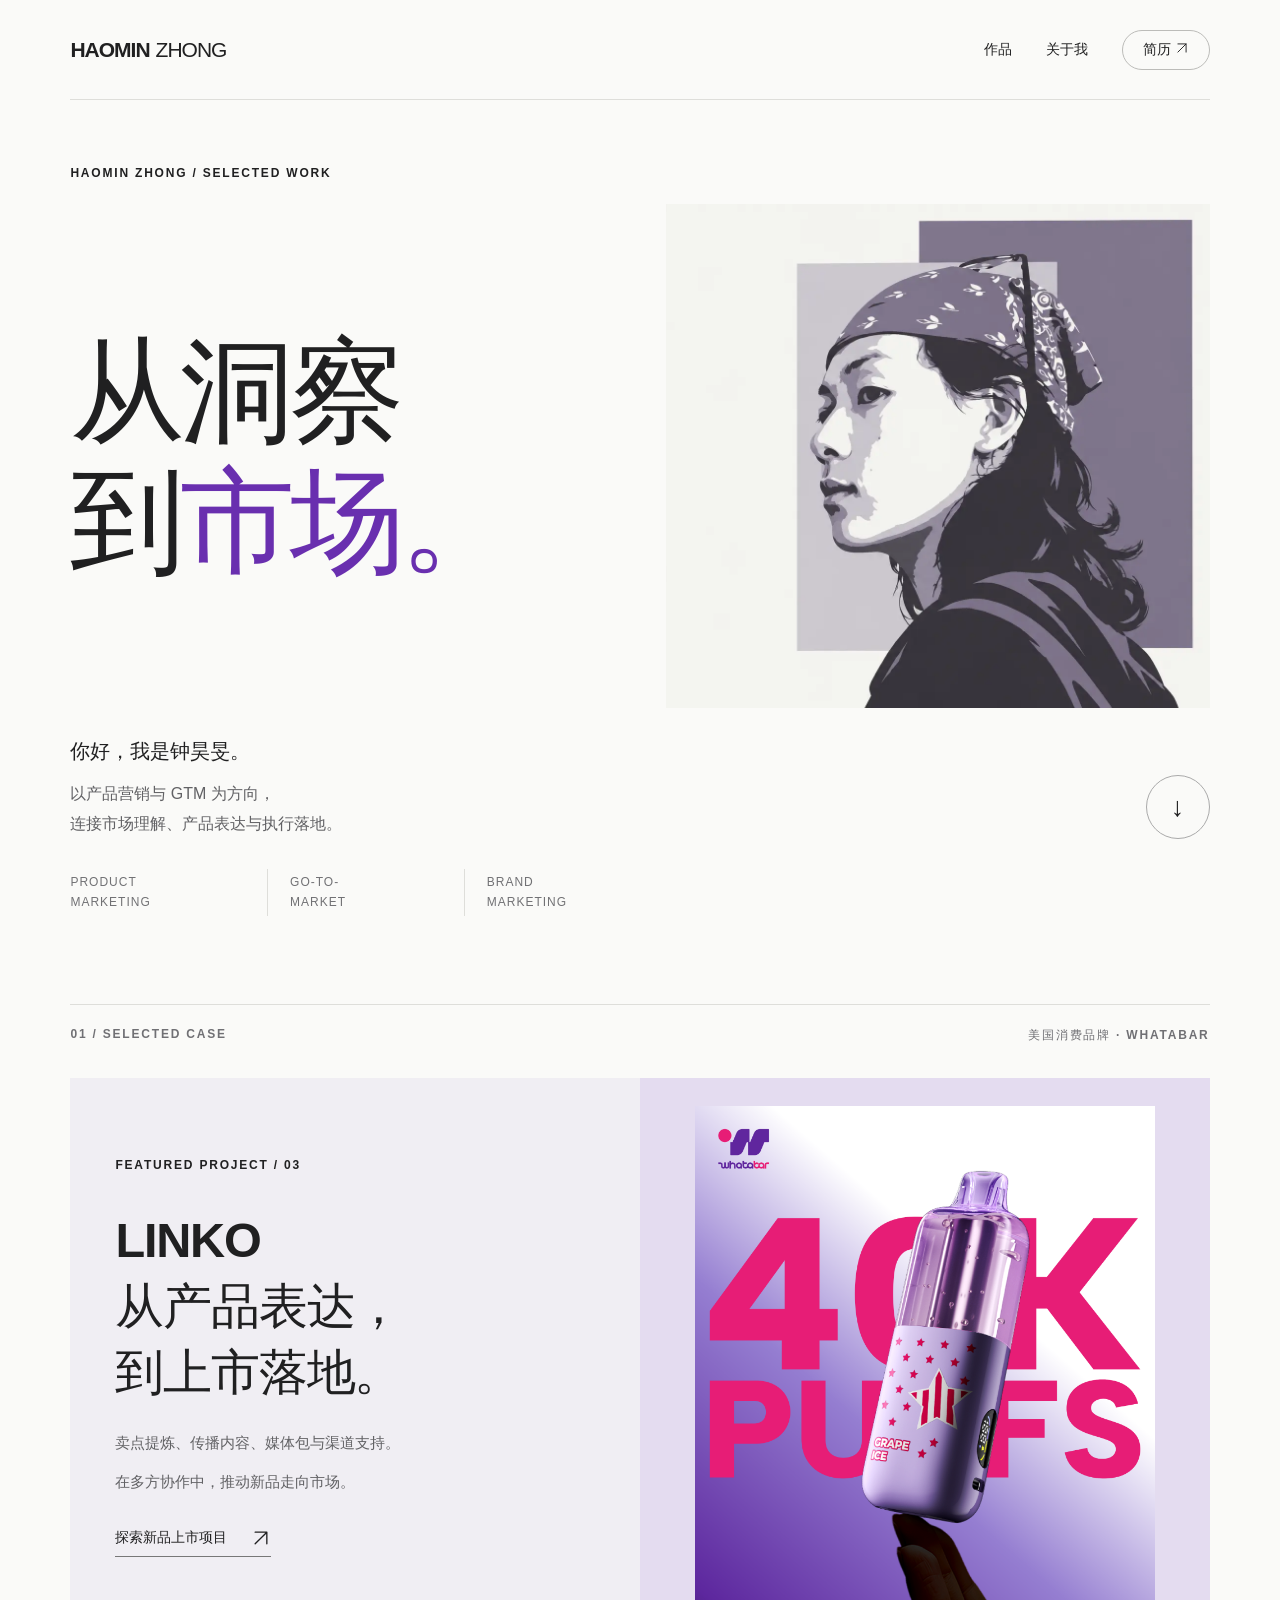
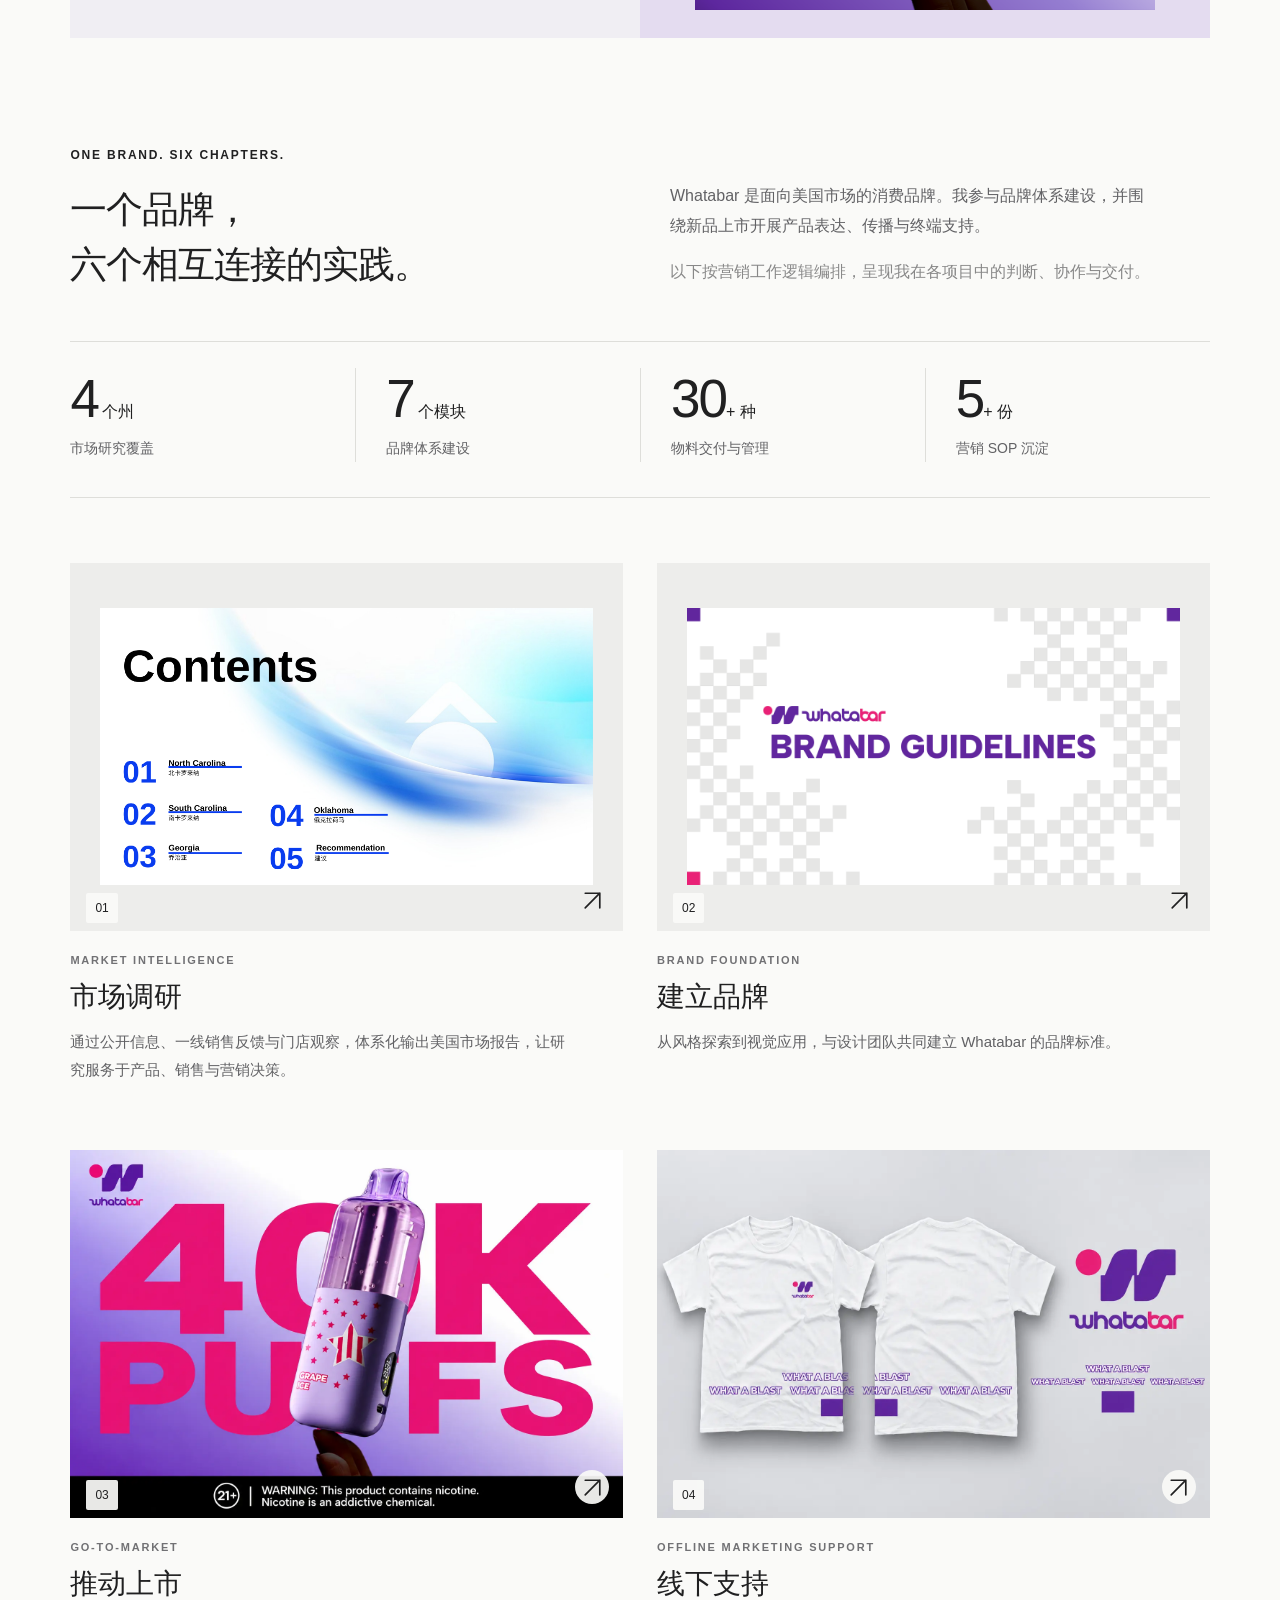
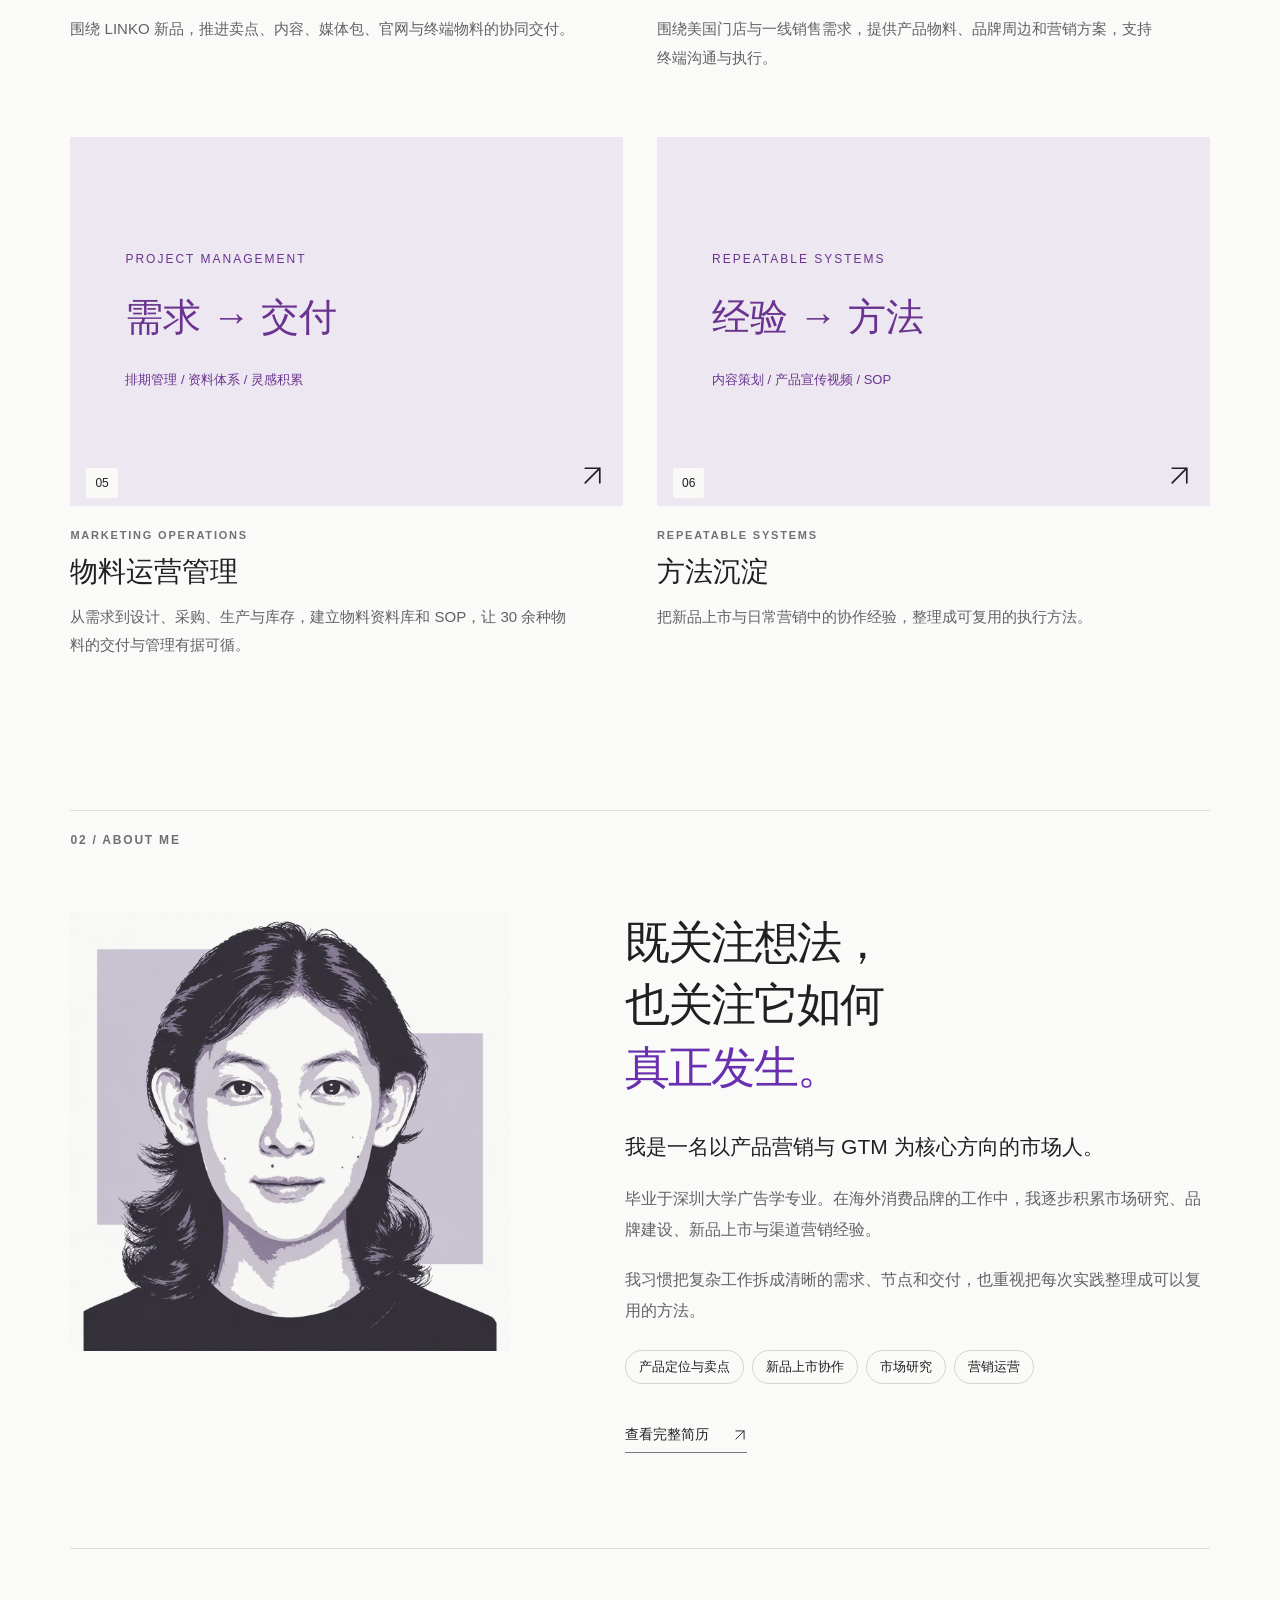
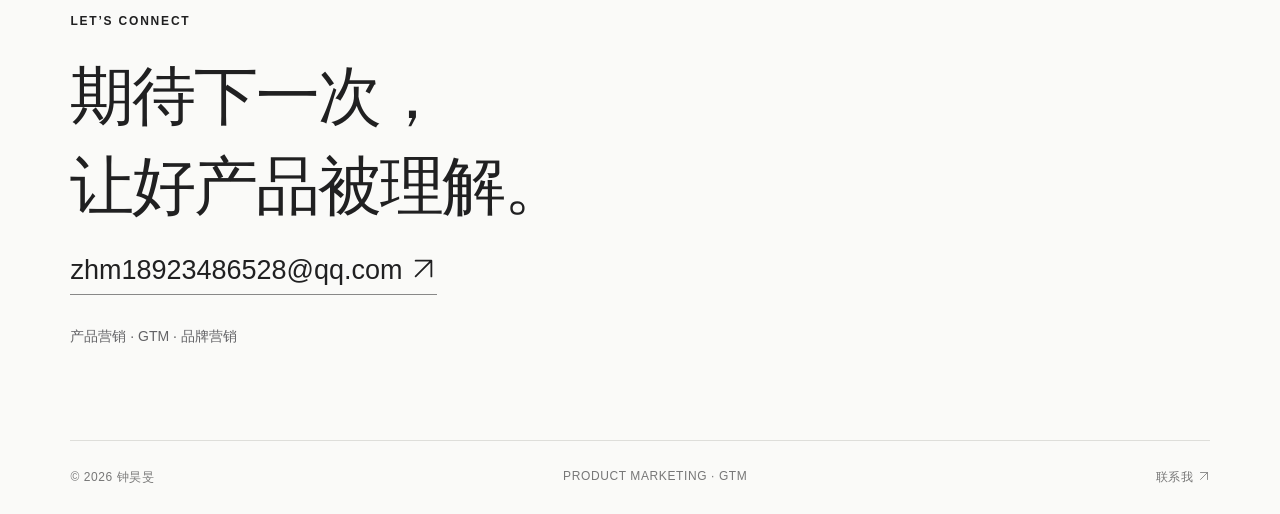
<file: index.html>
<!doctype html><html lang="zh-CN"><head><meta charset="UTF-8"><meta name="viewport" content="width=device-width, initial-scale=1"><meta name="description" content="钟昊旻的产品营销与 GTM 作品集。以 Whatabar 美国消费品牌为案例，呈现市场洞察、品牌建设、新品上市与营销运营经验。"><title>产品营销作品集 · 钟昊旻</title><link rel="stylesheet" href="/style.css?v=badges-69734358"><link rel="icon" href="data:image/svg+xml,%3Csvg xmlns=%27http://www.w3.org/2000/svg%27 viewBox=%270 0 64 64%27%3E%3Crect width=%2764%27 height=%2764%27 rx=%2716%27 fill=%27%23622baa%27/%3E%3Ctext x=%2713%27 y=%2747%27 font-size=%2743%27 fill=%27white%27%3EH%3C/text%3E%3C/svg%3E"></head><body><header><a class="wordmark" href="/">HAOMIN<span>ZHONG</span></a><nav aria-label="主导航"><a href="/#work">作品</a><a href="/#about">关于我</a><a class="nav-resume" href="/assets/resume.pdf" target="_blank" rel="noopener">简历 <svg class="ui-arrow" aria-hidden="true" viewBox="0 0 24 24" fill="none"><path d="M5 19 19 5M5 5h14v14" stroke="currentColor" stroke-width="1.6" stroke-linecap="round" stroke-linejoin="round"/></svg></a></nav></header><main><section class="hero wrap"><div class="eyebrow">HAOMIN ZHONG / SELECTED WORK</div><div class="hero-top"><h1>从洞察<br>到<span class="purple">市场。</span></h1><figure class="hero-portrait"><img src="/assets/portrait-hero-v2.webp" alt="钟昊旻的灰紫色侧面肖像" width="1536" height="1024" fetchpriority="high" decoding="async"></figure></div><div class="hero-bottom"><div><p class="intro-name">你好，我是钟昊旻。</p><p>以产品营销与 GTM 为方向，<br>连接市场理解、产品表达与执行落地。</p></div><a class="circle-link" href="#work" aria-label="查看作品">↓</a></div><div class="hero-side"><span>PRODUCT<br>MARKETING</span><span>GO-TO-<br>MARKET</span><span>BRAND<br>MARKETING</span></div></section>
<section class="wrap work" id="work"><div class="section-label"><span>01 / SELECTED CASE</span><span>美国消费品牌 · WHAT﻿ABAR</span></div><a class="featured" href="/launch/"><div class="featured-copy"><div class="eyebrow">FEATURED PROJECT / 03</div><h2>LINKO<br>从产品表达，<br>到上市落地。</h2><div class="featured-description"><p>卖点提炼、传播内容、媒体包与渠道支持。</p><p>在多方协作中，推动新品走向市场。</p></div><span class="text-link">探索新品上市项目 <b><svg class="ui-arrow" aria-hidden="true" viewBox="0 0 24 24" fill="none"><path d="M5 19 19 5M5 5h14v14" stroke="currentColor" stroke-width="1.6" stroke-linecap="round" stroke-linejoin="round"/></svg></b></span></div><div class="featured-image"><span class="poster-crop"><img src="/assets/linko-main.png" alt="LINKO 产品上市主视觉，展示紫色产品及原始卖点设计" fetchpriority="high"></span></div></a>
<div class="case-intro"><div><div class="eyebrow">ONE BRAND. SIX CHAPTERS.</div><h2>一个品牌，<br>六个相互连接的实践。</h2></div><div><p>Whatabar 是面向美国市场的消费品牌。我参与品牌体系建设，并围绕新品上市开展产品表达、传播与终端支持。</p><p class="muted">以下按营销工作逻辑编排，呈现我在各项目中的判断、协作与交付。</p></div></div>
<div class="metrics"><div><strong>4<span> 个州</span></strong><p>市场研究覆盖</p></div><div><strong>7<span> 个模块</span></strong><p>品牌体系建设</p></div><div><strong>30<span>+ 种</span></strong><p>物料交付与管理</p></div><div><strong>5<span>+ 份</span></strong><p>营销 SOP 沉淀</p></div></div><div class="chapter-grid"><a class="chapter-card" href="/research/"><div class="card-image research"><img loading="lazy" src="/assets/research-0.png" alt="美国市场研究项目素材"><span class="card-number">01</span><span class="card-arrow"><svg class="ui-arrow" aria-hidden="true" viewBox="0 0 24 24" fill="none"><path d="M5 19 19 5M5 5h14v14" stroke="currentColor" stroke-width="1.6" stroke-linecap="round" stroke-linejoin="round"/></svg></span></div><div class="card-meta">MARKET INTELLIGENCE</div><h3>市场调研</h3><p>通过公开信息、一线销售反馈与门店观察，体系化输出美国市场报告，让研究服务于产品、销售与营销决策。</p></a><a class="chapter-card" href="/brand/"><div class="card-image brand"><img loading="lazy" src="/assets/brand-0.png" alt="品牌体系 / VI项目素材"><span class="card-number">02</span><span class="card-arrow"><svg class="ui-arrow" aria-hidden="true" viewBox="0 0 24 24" fill="none"><path d="M5 19 19 5M5 5h14v14" stroke="currentColor" stroke-width="1.6" stroke-linecap="round" stroke-linejoin="round"/></svg></span></div><div class="card-meta">BRAND FOUNDATION</div><h3>建立品牌</h3><p>从风格探索到视觉应用，与设计团队共同建立 Whatabar 的品牌标准。</p></a><a class="chapter-card" href="/launch/"><div class="card-image launch full-cover"><img loading="lazy" src="/assets/launch-cover-v2.webp" alt="LINKO 产品上市视觉，Logo 位于左上角" width="1536" height="1024"><span class="card-number">03</span><span class="card-arrow"><svg class="ui-arrow" aria-hidden="true" viewBox="0 0 24 24" fill="none"><path d="M5 19 19 5M5 5h14v14" stroke="currentColor" stroke-width="1.6" stroke-linecap="round" stroke-linejoin="round"/></svg></span></div><div class="card-meta">GO-TO-MARKET</div><h3>推动上市</h3><p>围绕 LINKO 新品，推进卖点、内容、媒体包、官网与终端物料的协同交付。</p></a><a class="chapter-card" href="/channel/"><div class="card-image channel full-cover"><img loading="lazy" src="/assets/channel-cover-v2.webp" alt="Whatabar 品牌周边设计展示" width="1536" height="1024"><span class="card-number">04</span><span class="card-arrow"><svg class="ui-arrow" aria-hidden="true" viewBox="0 0 24 24" fill="none"><path d="M5 19 19 5M5 5h14v14" stroke="currentColor" stroke-width="1.6" stroke-linecap="round" stroke-linejoin="round"/></svg></span></div><div class="card-meta">OFFLINE MARKETING SUPPORT</div><h3>线下支持</h3><p>围绕美国门店与一线销售需求，提供产品物料、品牌周边和营销方案，支持终端沟通与执行。</p></a><a class="chapter-card" href="/delivery/"><div class="card-image delivery"><div class="mini-system"><span>PROJECT MANAGEMENT</span><strong>需求 → 交付</strong><em>排期管理 / 资料体系 / 灵感积累</em></div><span class="card-number">05</span><span class="card-arrow"><svg class="ui-arrow" aria-hidden="true" viewBox="0 0 24 24" fill="none"><path d="M5 19 19 5M5 5h14v14" stroke="currentColor" stroke-width="1.6" stroke-linecap="round" stroke-linejoin="round"/></svg></span></div><div class="card-meta">MARKETING OPERATIONS</div><h3>物料运营管理</h3><p>从需求到设计、采购、生产与库存，建立物料资料库和 SOP，让 30 余种物料的交付与管理有据可循。</p></a><a class="chapter-card" href="/systems/"><div class="card-image systems"><div class="mini-system"><span>REPEATABLE SYSTEMS</span><strong>经验 → 方法</strong><em>内容策划 / 产品宣传视频 / SOP</em></div><span class="card-number">06</span><span class="card-arrow"><svg class="ui-arrow" aria-hidden="true" viewBox="0 0 24 24" fill="none"><path d="M5 19 19 5M5 5h14v14" stroke="currentColor" stroke-width="1.6" stroke-linecap="round" stroke-linejoin="round"/></svg></span></div><div class="card-meta">REPEATABLE SYSTEMS</div><h3>方法沉淀</h3><p>把新品上市与日常营销中的协作经验，整理成可复用的执行方法。</p></a></div></section><section class="about wrap" id="about"><div class="section-label">02 / ABOUT ME</div><div class="about-grid about-with-portrait"><figure class="about-portrait"><img src="/assets/portrait-front-v2.webp" alt="钟昊旻的个人肖像" width="1254" height="1254" loading="lazy" decoding="async"></figure><div><h2>既关注想法，<br>也关注它如何<br><span class="purple">真正发生。</span></h2><p class="large-copy">我是一名以产品营销与 GTM 为核心方向的市场人。</p><p>毕业于深圳大学广告学专业。在海外消费品牌的工作中，我逐步积累市场研究、品牌建设、新品上市与渠道营销经验。</p><p>我习惯把复杂工作拆成清晰的需求、节点和交付，也重视把每次实践整理成可以复用的方法。</p><div class="skills"><span>产品定位与卖点</span><span>新品上市协作</span><span>市场研究</span><span>营销运营</span></div><a class="text-link" href="/assets/resume.pdf" target="_blank" rel="noopener">查看完整简历 <svg class="ui-arrow" aria-hidden="true" viewBox="0 0 24 24" fill="none"><path d="M5 19 19 5M5 5h14v14" stroke="currentColor" stroke-width="1.6" stroke-linecap="round" stroke-linejoin="round"/></svg></a></div></div></section><section class="contact wrap"><div class="eyebrow">LET’S CONNECT</div><h2>期待下一次，<br>让好产品被理解。</h2><a href="mailto:zhm18923486528@qq.com">zhm18923486528@qq.com <svg class="ui-arrow" aria-hidden="true" viewBox="0 0 24 24" fill="none"><path d="M5 19 19 5M5 5h14v14" stroke="currentColor" stroke-width="1.6" stroke-linecap="round" stroke-linejoin="round"/></svg></a><p>产品营销 · GTM · 品牌营销</p></section></main><footer><span>© 2026 钟昊旻</span><span>PRODUCT MARKETING · GTM</span><a href="mailto:zhm18923486528@qq.com">联系我 <svg class="ui-arrow" aria-hidden="true" viewBox="0 0 24 24" fill="none"><path d="M5 19 19 5M5 5h14v14" stroke="currentColor" stroke-width="1.6" stroke-linecap="round" stroke-linejoin="round"/></svg></a></footer><dialog id="image-viewer" aria-label="作品图片预览"><button type="button" class="viewer-close" aria-label="关闭图片">关闭 ×</button><div class="viewer-stage"></div><p class="viewer-caption"></p></dialog><script src="/script.js?v=refresh4"></script></body></html>
</file>
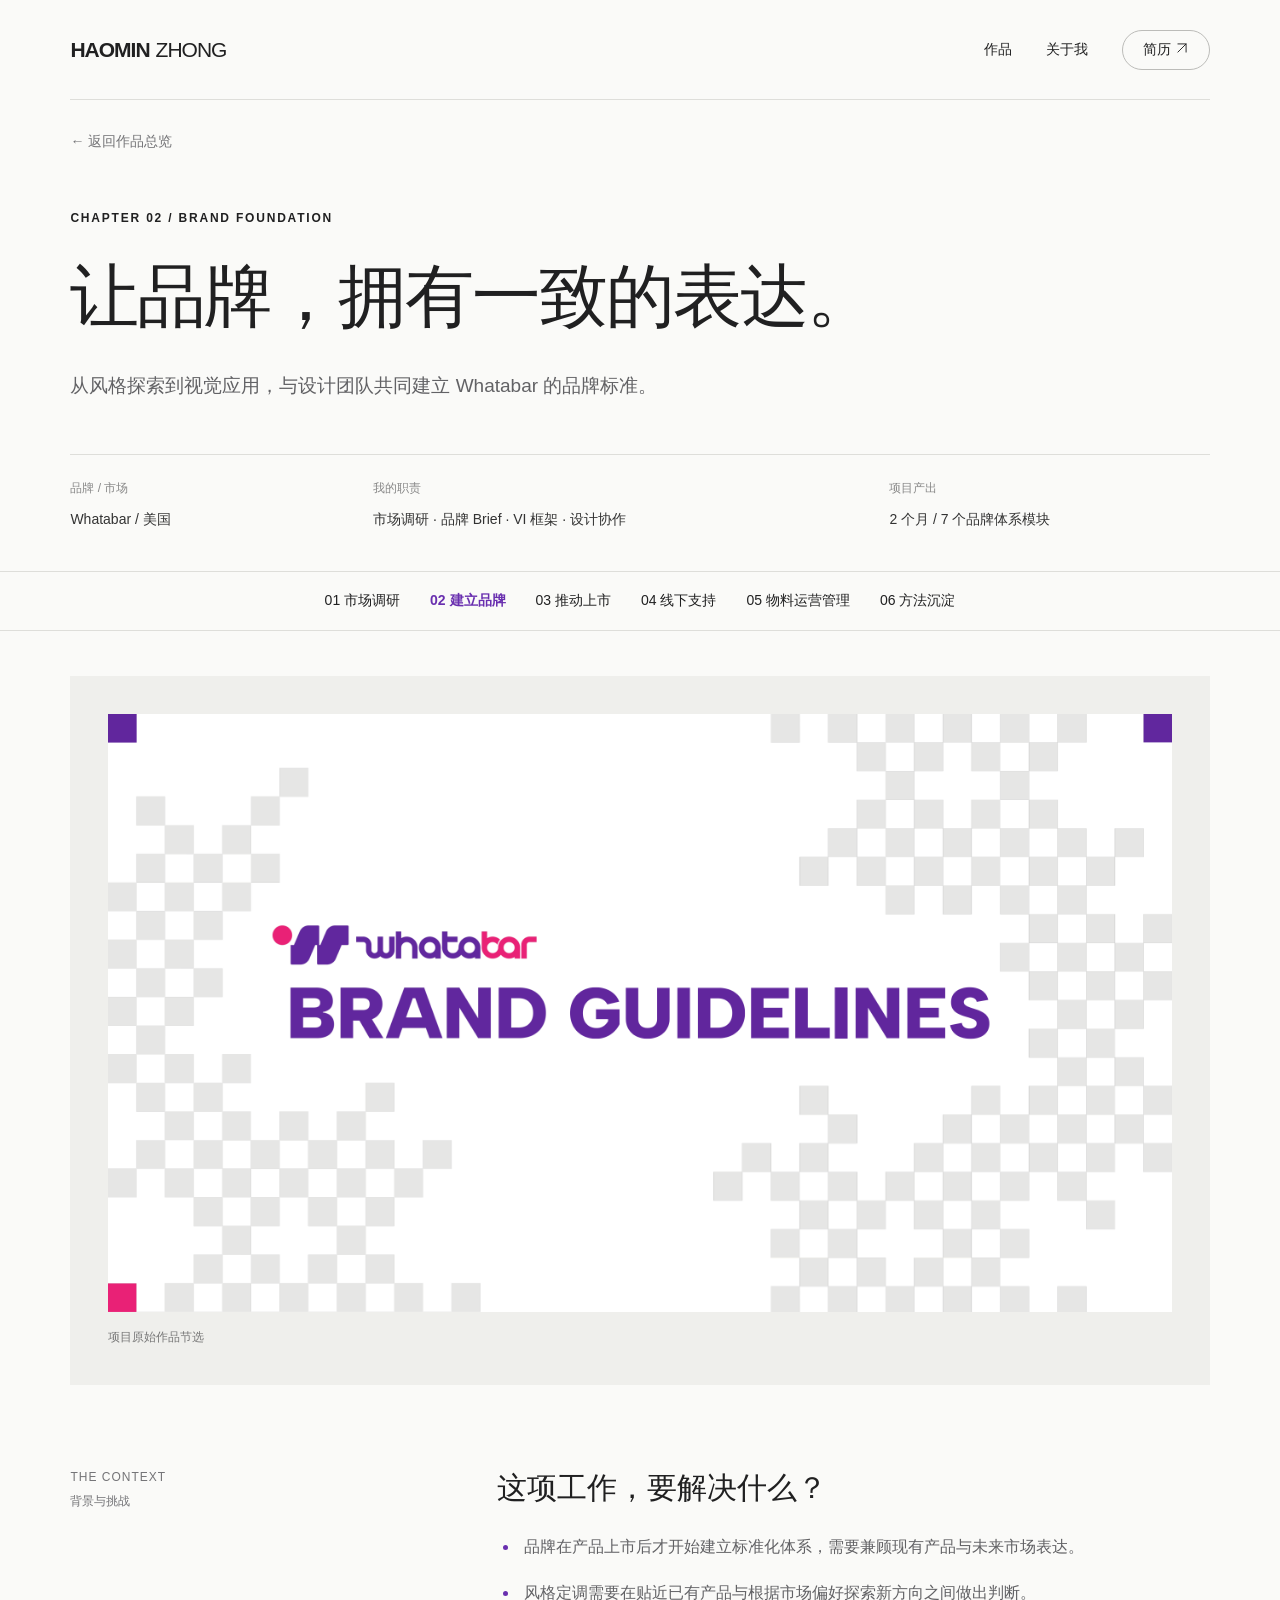
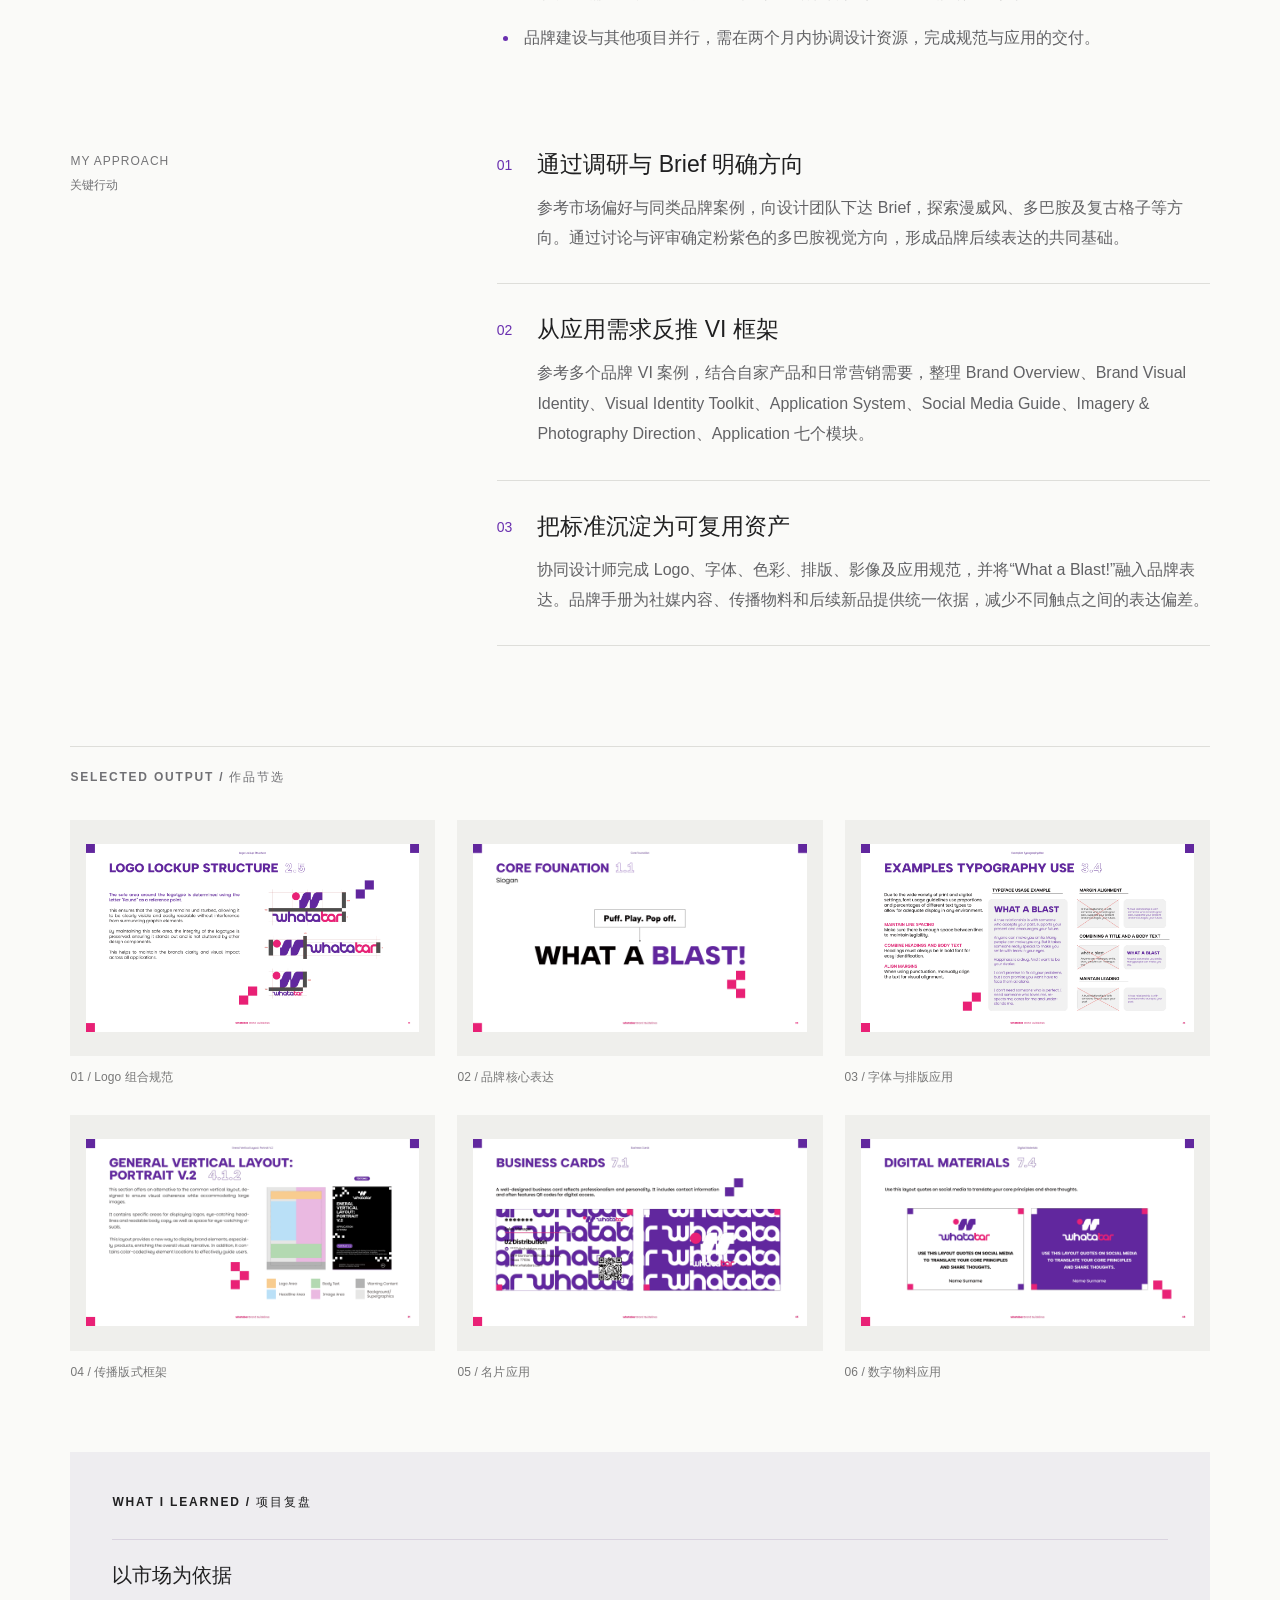
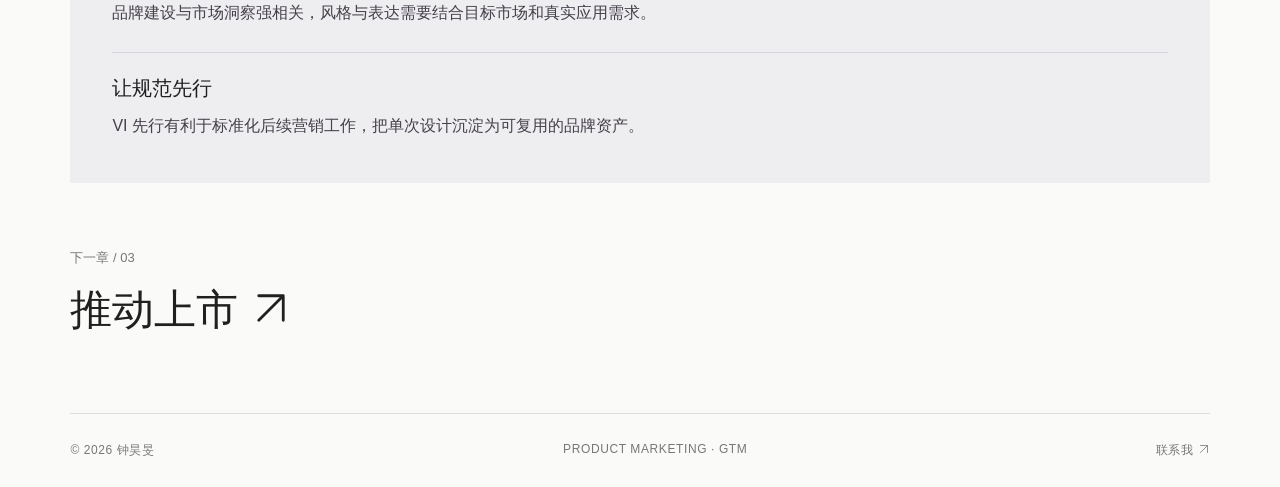
<file: brand/index.html>
<!doctype html><html lang="zh-CN"><head><meta charset="UTF-8"><meta name="viewport" content="width=device-width, initial-scale=1"><meta name="description" content="钟昊旻的产品营销与 GTM 作品集。以 Whatabar 美国消费品牌为案例，呈现市场洞察、品牌建设、新品上市与营销运营经验。"><title>建立品牌 · 钟昊旻</title><link rel="stylesheet" href="/style.css?v=refresh4"><link rel="icon" href="data:image/svg+xml,%3Csvg xmlns=%27http://www.w3.org/2000/svg%27 viewBox=%270 0 64 64%27%3E%3Crect width=%2764%27 height=%2764%27 rx=%2716%27 fill=%27%23622baa%27/%3E%3Ctext x=%2713%27 y=%2747%27 font-size=%2743%27 fill=%27white%27%3EH%3C/text%3E%3C/svg%3E"></head><body><header><a class="wordmark" href="/">HAOMIN<span>ZHONG</span></a><nav aria-label="主导航"><a href="/#work">作品</a><a href="/#about">关于我</a><a class="nav-resume" href="/assets/resume.pdf" target="_blank" rel="noopener">简历 <svg class="ui-arrow" aria-hidden="true" viewBox="0 0 24 24" fill="none"><path d="M5 19 19 5M5 5h14v14" stroke="currentColor" stroke-width="1.6" stroke-linecap="round" stroke-linejoin="round"/></svg></a></nav></header><main><section class="detail-head wrap"><a class="back" href="/#work">← 返回作品总览</a><div class="eyebrow">CHAPTER 02 / BRAND FOUNDATION</div><h1>让品牌，拥有一致的表达。</h1><p class="detail-lead">从风格探索到视觉应用，与设计团队共同建立 Whatabar 的品牌标准。</p><div class="project-facts"><div><span>品牌 / 市场</span><p>Whatabar / 美国</p></div><div><span>我的职责</span><p>市场调研 · 品牌 Brief · VI 框架 · 设计协作</p></div><div><span>项目产出</span><p>2 个月 / 7 个品牌体系模块</p></div></div></section><div class="chapter-nav" aria-label="案例章节"><a href="/research/" >01 市场调研</a><a href="/brand/" aria-current="page">02 建立品牌</a><a href="/launch/" >03 推动上市</a><a href="/channel/" >04 线下支持</a><a href="/delivery/" >05 物料运营管理</a><a href="/systems/" >06 方法沉淀</a></div><figure class="wrap showcase brand-show"><img src="/assets/brand-0.png" alt="品牌体系 / VI项目素材"><figcaption>项目原始作品节选</figcaption></figure><section class="wrap story"><div class="story-label">THE CONTEXT<br><span>背景与挑战</span></div><div><h2>这项工作，要解决什么？</h2><ul class="challenge-list"><li>品牌在产品上市后才开始建立标准化体系，需要兼顾现有产品与未来市场表达。</li><li>风格定调需要在贴近已有产品与根据市场偏好探索新方向之间做出判断。</li><li>品牌建设与其他项目并行，需在两个月内协调设计资源，完成规范与应用的交付。</li></ul></div></section><section class="wrap story"><div class="story-label">MY APPROACH<br><span>关键行动</span></div><div><article class="step"><span>01</span><div><h3>通过调研与 Brief 明确方向</h3><p>参考市场偏好与同类品牌案例，向设计团队下达 Brief，探索漫威风、多巴胺及复古格子等方向。通过讨论与评审确定粉紫色的多巴胺视觉方向，形成品牌后续表达的共同基础。</p></div></article><article class="step"><span>02</span><div><h3>从应用需求反推 VI 框架</h3><p>参考多个品牌 VI 案例，结合自家产品和日常营销需要，整理 Brand Overview、Brand Visual Identity、Visual Identity Toolkit、Application System、Social Media Guide、Imagery & Photography Direction、Application 七个模块。</p></div></article><article class="step"><span>03</span><div><h3>把标准沉淀为可复用资产</h3><p>协同设计师完成 Logo、字体、色彩、排版、影像及应用规范，并将“What a Blast!”融入品牌表达。品牌手册为社媒内容、传播物料和后续新品提供统一依据，减少不同触点之间的表达偏差。</p></div></article></div></section><section class="wrap gallery-section"><div class="section-label">SELECTED OUTPUT / 作品节选</div><div class="gallery triple"><figure class="output-item"><a class="zoom-image" href="/assets/brand-1.png" data-crop="" aria-label="放大查看作品"><img loading="lazy" src="/assets/brand-1.png" alt="品牌体系 / VI作品节选，点击放大查看"></a><figcaption>01 / Logo 组合规范</figcaption></figure><figure class="output-item"><a class="zoom-image" href="/assets/brand-slogan.png" data-crop="" aria-label="放大查看作品"><img loading="lazy" src="/assets/brand-slogan.png" alt="品牌体系 / VI作品节选，点击放大查看"></a><figcaption>02 / 品牌核心表达</figcaption></figure><figure class="output-item"><a class="zoom-image" href="/assets/brand-2.png" data-crop="" aria-label="放大查看作品"><img loading="lazy" src="/assets/brand-2.png" alt="品牌体系 / VI作品节选，点击放大查看"></a><figcaption>03 / 字体与排版应用</figcaption></figure><figure class="output-item"><a class="zoom-image" href="/assets/brand-layout.png" data-crop="" aria-label="放大查看作品"><img loading="lazy" src="/assets/brand-layout.png" alt="品牌体系 / VI作品节选，点击放大查看"></a><figcaption>04 / 传播版式框架</figcaption></figure><figure class="output-item"><a class="zoom-image" href="/assets/brand-cards.png" data-crop="" aria-label="放大查看作品"><img loading="lazy" src="/assets/brand-cards.png" alt="品牌体系 / VI作品节选，点击放大查看"></a><figcaption>05 / 名片应用</figcaption></figure><figure class="output-item"><a class="zoom-image" href="/assets/brand-digital.png" data-crop="" aria-label="放大查看作品"><img loading="lazy" src="/assets/brand-digital.png" alt="品牌体系 / VI作品节选，点击放大查看"></a><figcaption>06 / 数字物料应用</figcaption></figure></div></section><section class="wrap reflection"><div class="eyebrow">WHAT I LEARNED / 项目复盘</div><ul class="reflection-list"><li><strong>以市场为依据</strong><p>品牌建设与市场洞察强相关，风格与表达需要结合目标市场和真实应用需求。</p></li><li><strong>让规范先行</strong><p>VI 先行有利于标准化后续营销工作，把单次设计沉淀为可复用的品牌资产。</p></li></ul></section><a class="wrap next-chapter" href="/launch/"><span>下一章 / 03</span><h2>推动上市 <svg class="ui-arrow" aria-hidden="true" viewBox="0 0 24 24" fill="none"><path d="M5 19 19 5M5 5h14v14" stroke="currentColor" stroke-width="1.6" stroke-linecap="round" stroke-linejoin="round"/></svg></h2></a></main><footer><span>© 2026 钟昊旻</span><span>PRODUCT MARKETING · GTM</span><a href="mailto:zhm18923486528@qq.com">联系我 <svg class="ui-arrow" aria-hidden="true" viewBox="0 0 24 24" fill="none"><path d="M5 19 19 5M5 5h14v14" stroke="currentColor" stroke-width="1.6" stroke-linecap="round" stroke-linejoin="round"/></svg></a></footer><dialog id="image-viewer" aria-label="作品图片预览"><button type="button" class="viewer-close" aria-label="关闭图片">关闭 ×</button><div class="viewer-stage"></div><p class="viewer-caption"></p></dialog><script src="/script.js?v=refresh4"></script></body></html>
</file>
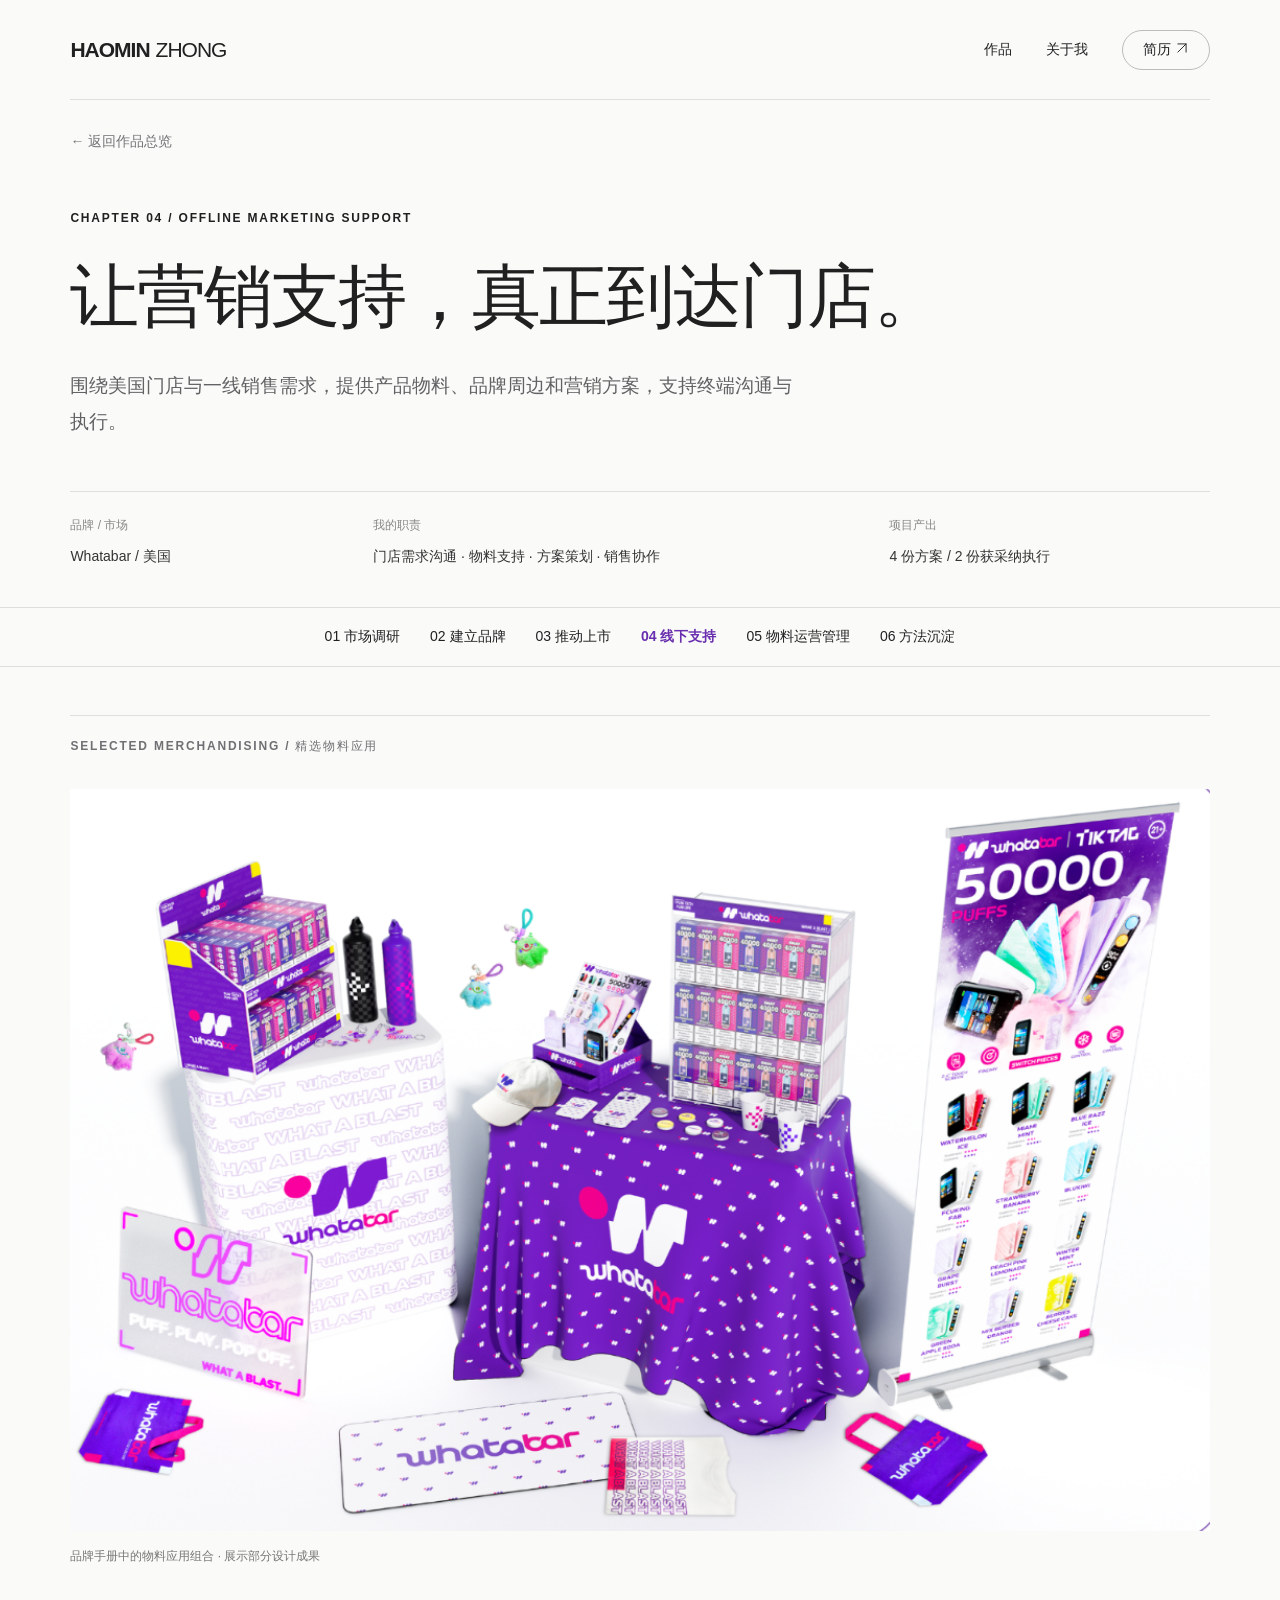
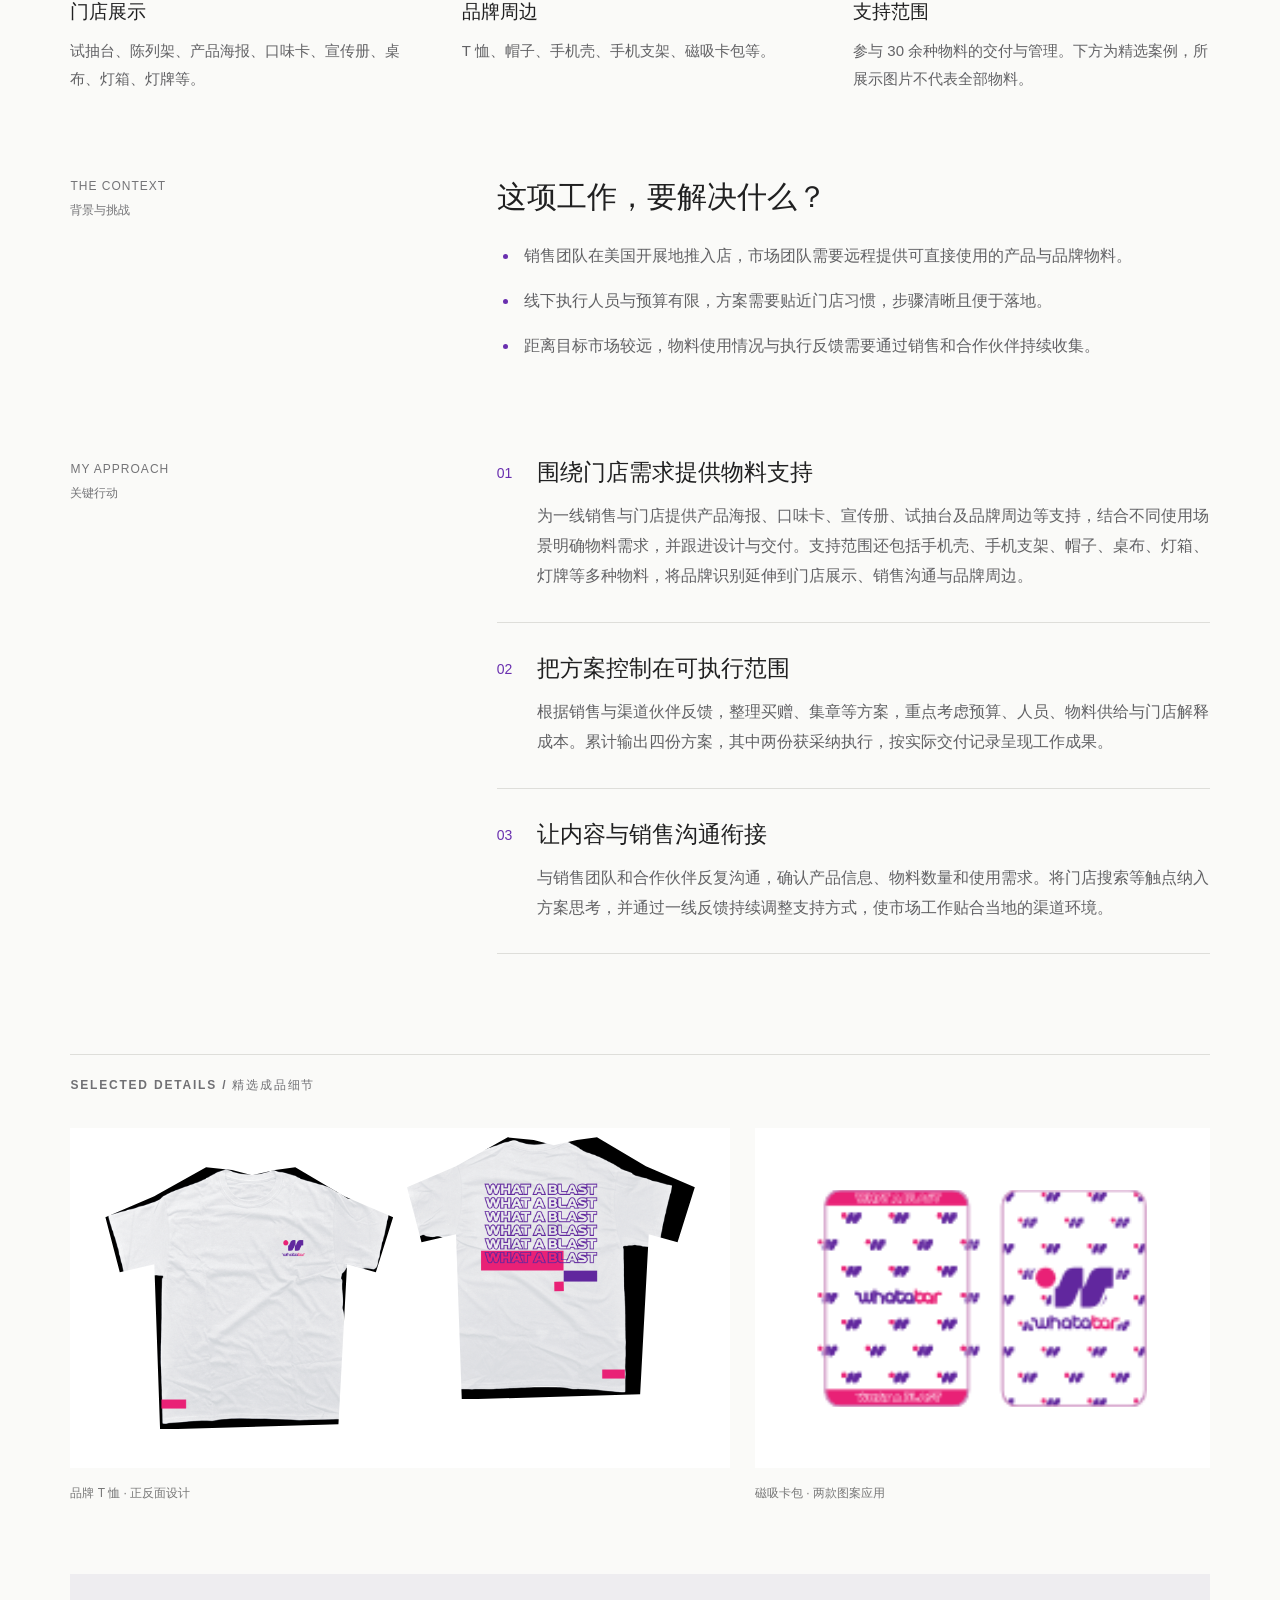
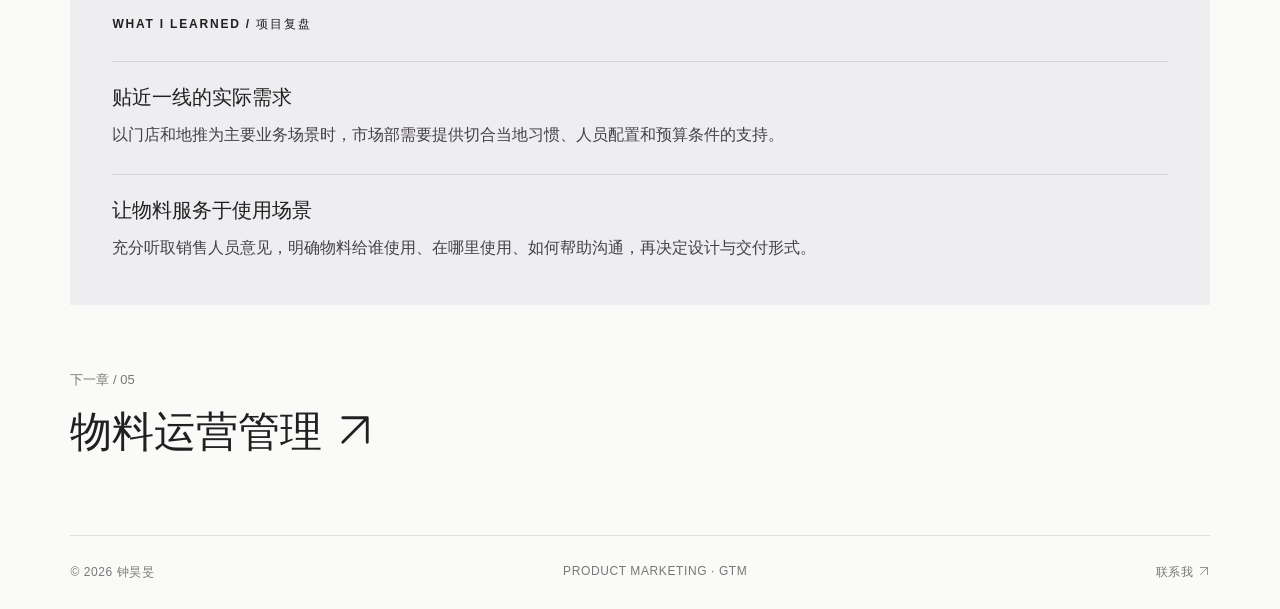
<file: channel/index.html>
<!doctype html><html lang="zh-CN"><head><meta charset="UTF-8"><meta name="viewport" content="width=device-width, initial-scale=1"><meta name="description" content="钟昊旻的产品营销与 GTM 作品集。以 Whatabar 美国消费品牌为案例，呈现市场洞察、品牌建设、新品上市与营销运营经验。"><title>线下支持 · 钟昊旻</title><link rel="stylesheet" href="/style.css?v=refresh4"><link rel="icon" href="data:image/svg+xml,%3Csvg xmlns=%27http://www.w3.org/2000/svg%27 viewBox=%270 0 64 64%27%3E%3Crect width=%2764%27 height=%2764%27 rx=%2716%27 fill=%27%23622baa%27/%3E%3Ctext x=%2713%27 y=%2747%27 font-size=%2743%27 fill=%27white%27%3EH%3C/text%3E%3C/svg%3E"></head><body><header><a class="wordmark" href="/">HAOMIN<span>ZHONG</span></a><nav aria-label="主导航"><a href="/#work">作品</a><a href="/#about">关于我</a><a class="nav-resume" href="/assets/resume.pdf" target="_blank" rel="noopener">简历 <svg class="ui-arrow" aria-hidden="true" viewBox="0 0 24 24" fill="none"><path d="M5 19 19 5M5 5h14v14" stroke="currentColor" stroke-width="1.6" stroke-linecap="round" stroke-linejoin="round"/></svg></a></nav></header><main><section class="detail-head wrap"><a class="back" href="/#work">← 返回作品总览</a><div class="eyebrow">CHAPTER 04 / OFFLINE MARKETING SUPPORT</div><h1>让营销支持，真正到达门店。</h1><p class="detail-lead">围绕美国门店与一线销售需求，提供产品物料、品牌周边和营销方案，支持终端沟通与执行。</p><div class="project-facts"><div><span>品牌 / 市场</span><p>Whatabar / 美国</p></div><div><span>我的职责</span><p>门店需求沟通 · 物料支持 · 方案策划 · 销售协作</p></div><div><span>项目产出</span><p>4 份方案 / 2 份获采纳执行</p></div></div></section><div class="chapter-nav" aria-label="案例章节"><a href="/research/" >01 市场调研</a><a href="/brand/" >02 建立品牌</a><a href="/launch/" >03 推动上市</a><a href="/channel/" aria-current="page">04 线下支持</a><a href="/delivery/" >05 物料运营管理</a><a href="/systems/" >06 方法沉淀</a></div><section class="wrap merch-hero"><div class="section-label">SELECTED MERCHANDISING / 精选物料应用</div><div class="merch-extract"><img src="/assets/merch-collection.png" alt="Whatabar 门店陈列与周边物料组合，摘自品牌手册"></div><p class="caption">品牌手册中的物料应用组合 · 展示部分设计成果</p><div class="material-scope"><div><h3>门店展示</h3><p>试抽台、陈列架、产品海报、口味卡、宣传册、桌布、灯箱、灯牌等。</p></div><div><h3>品牌周边</h3><p>T 恤、帽子、手机壳、手机支架、磁吸卡包等。</p></div><div><h3>支持范围</h3><p>参与 30 余种物料的交付与管理。下方为精选案例，所展示图片不代表全部物料。</p></div></div></section><section class="wrap story"><div class="story-label">THE CONTEXT<br><span>背景与挑战</span></div><div><h2>这项工作，要解决什么？</h2><ul class="challenge-list"><li>销售团队在美国开展地推入店，市场团队需要远程提供可直接使用的产品与品牌物料。</li><li>线下执行人员与预算有限，方案需要贴近门店习惯，步骤清晰且便于落地。</li><li>距离目标市场较远，物料使用情况与执行反馈需要通过销售和合作伙伴持续收集。</li></ul></div></section><section class="wrap story"><div class="story-label">MY APPROACH<br><span>关键行动</span></div><div><article class="step"><span>01</span><div><h3>围绕门店需求提供物料支持</h3><p>为一线销售与门店提供产品海报、口味卡、宣传册、试抽台及品牌周边等支持，结合不同使用场景明确物料需求，并跟进设计与交付。支持范围还包括手机壳、手机支架、帽子、桌布、灯箱、灯牌等多种物料，将品牌识别延伸到门店展示、销售沟通与品牌周边。</p></div></article><article class="step"><span>02</span><div><h3>把方案控制在可执行范围</h3><p>根据销售与渠道伙伴反馈，整理买赠、集章等方案，重点考虑预算、人员、物料供给与门店解释成本。累计输出四份方案，其中两份获采纳执行，按实际交付记录呈现工作成果。</p></div></article><article class="step"><span>03</span><div><h3>让内容与销售沟通衔接</h3><p>与销售团队和合作伙伴反复沟通，确认产品信息、物料数量和使用需求。将门店搜索等触点纳入方案思考，并通过一线反馈持续调整支持方式，使市场工作贴合当地的渠道环境。</p></div></article></div></section><section class="wrap gallery-section"><div class="section-label">SELECTED DETAILS / 精选成品细节</div><div class="merch-pair"><figure><div class="merch-object"><div class="shirt-pair"><div class="shirt-extract front"><img src="/assets/shirt-back.png" alt="品牌 T 恤正面"></div><div class="shirt-extract back"><img src="/assets/shirt-back.png" alt="品牌 T 恤背面"></div></div></div><figcaption>品牌 T 恤 · 正反面设计</figcaption></figure><figure><div class="merch-object"><div class="card-extract"><img src="/assets/card.png" alt="磁吸卡包两款品牌图案"></div></div><figcaption>磁吸卡包 · 两款图案应用</figcaption></figure></div></section><section class="wrap reflection"><div class="eyebrow">WHAT I LEARNED / 项目复盘</div><ul class="reflection-list"><li><strong>贴近一线的实际需求</strong><p>以门店和地推为主要业务场景时，市场部需要提供切合当地习惯、人员配置和预算条件的支持。</p></li><li><strong>让物料服务于使用场景</strong><p>充分听取销售人员意见，明确物料给谁使用、在哪里使用、如何帮助沟通，再决定设计与交付形式。</p></li></ul></section><a class="wrap next-chapter" href="/delivery/"><span>下一章 / 05</span><h2>物料运营管理 <svg class="ui-arrow" aria-hidden="true" viewBox="0 0 24 24" fill="none"><path d="M5 19 19 5M5 5h14v14" stroke="currentColor" stroke-width="1.6" stroke-linecap="round" stroke-linejoin="round"/></svg></h2></a></main><footer><span>© 2026 钟昊旻</span><span>PRODUCT MARKETING · GTM</span><a href="mailto:zhm18923486528@qq.com">联系我 <svg class="ui-arrow" aria-hidden="true" viewBox="0 0 24 24" fill="none"><path d="M5 19 19 5M5 5h14v14" stroke="currentColor" stroke-width="1.6" stroke-linecap="round" stroke-linejoin="round"/></svg></a></footer><dialog id="image-viewer" aria-label="作品图片预览"><button type="button" class="viewer-close" aria-label="关闭图片">关闭 ×</button><div class="viewer-stage"></div><p class="viewer-caption"></p></dialog><script src="/script.js?v=refresh4"></script></body></html>
</file>
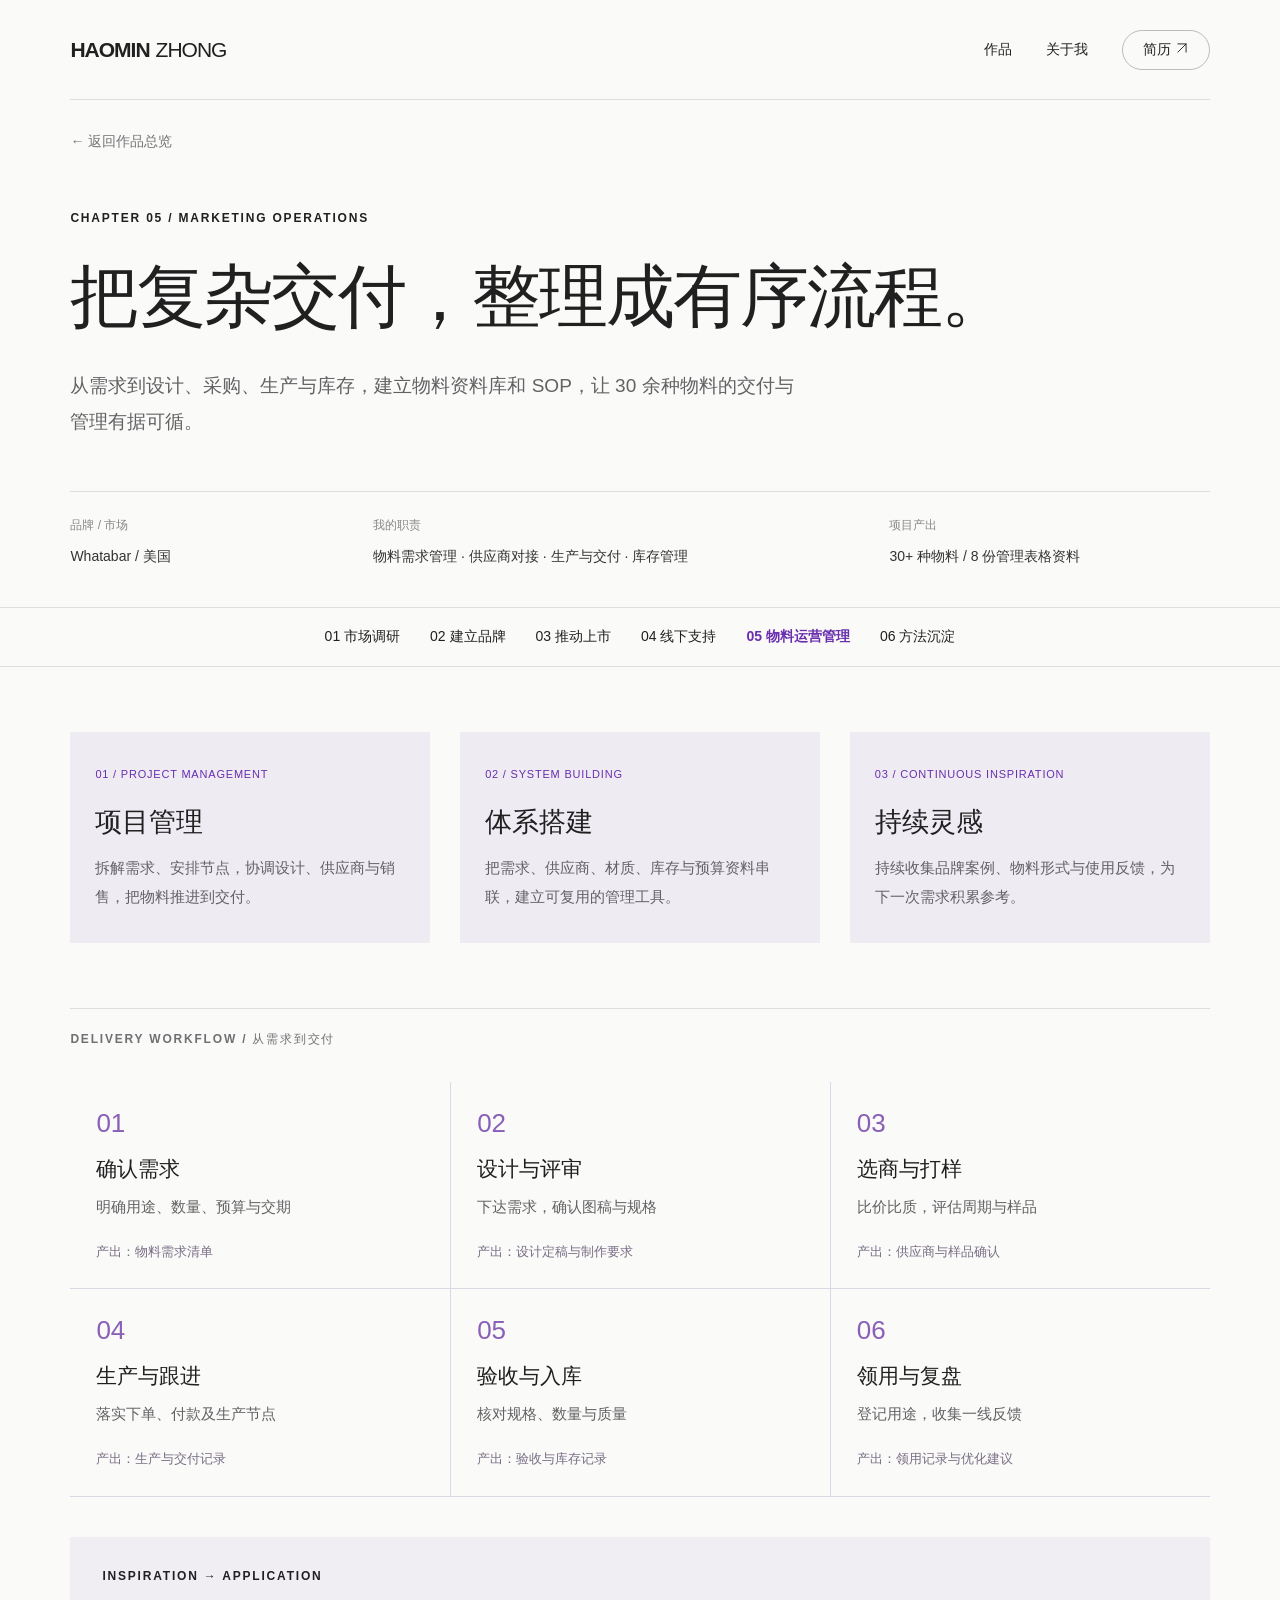
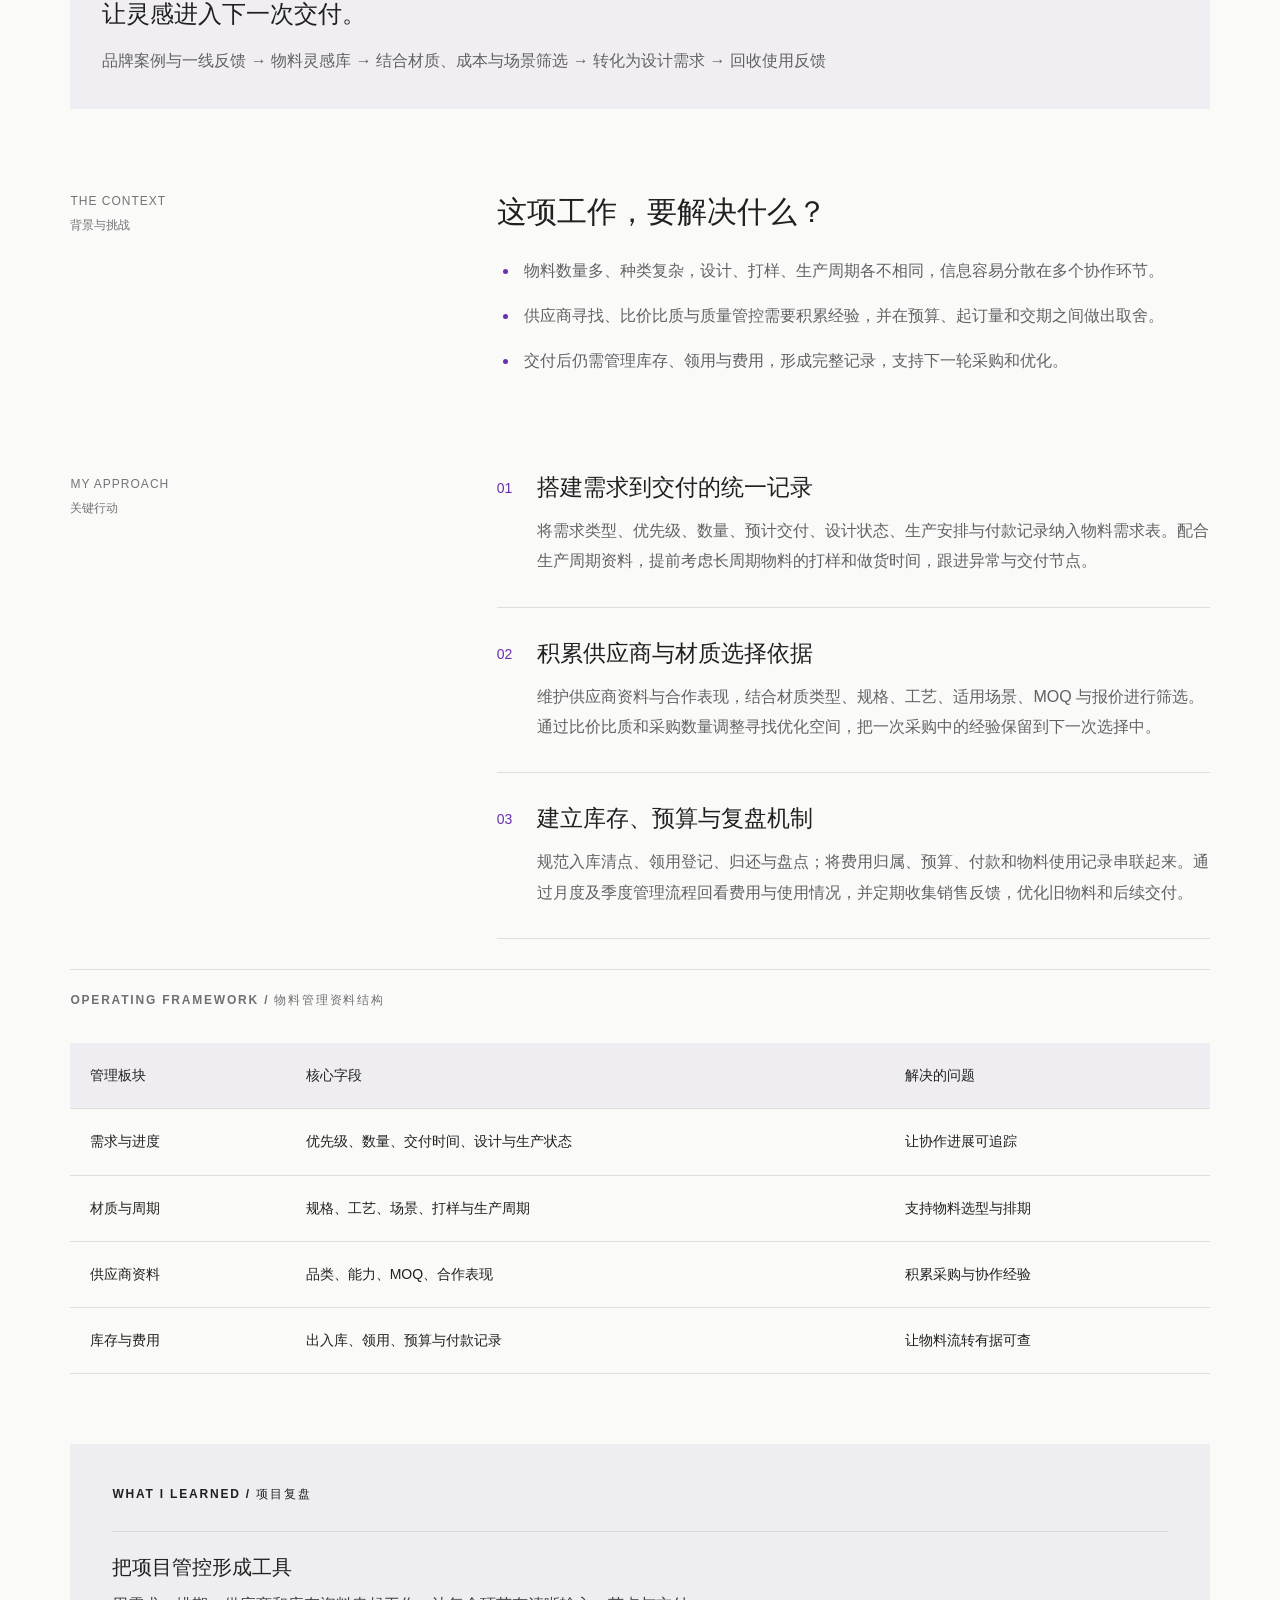
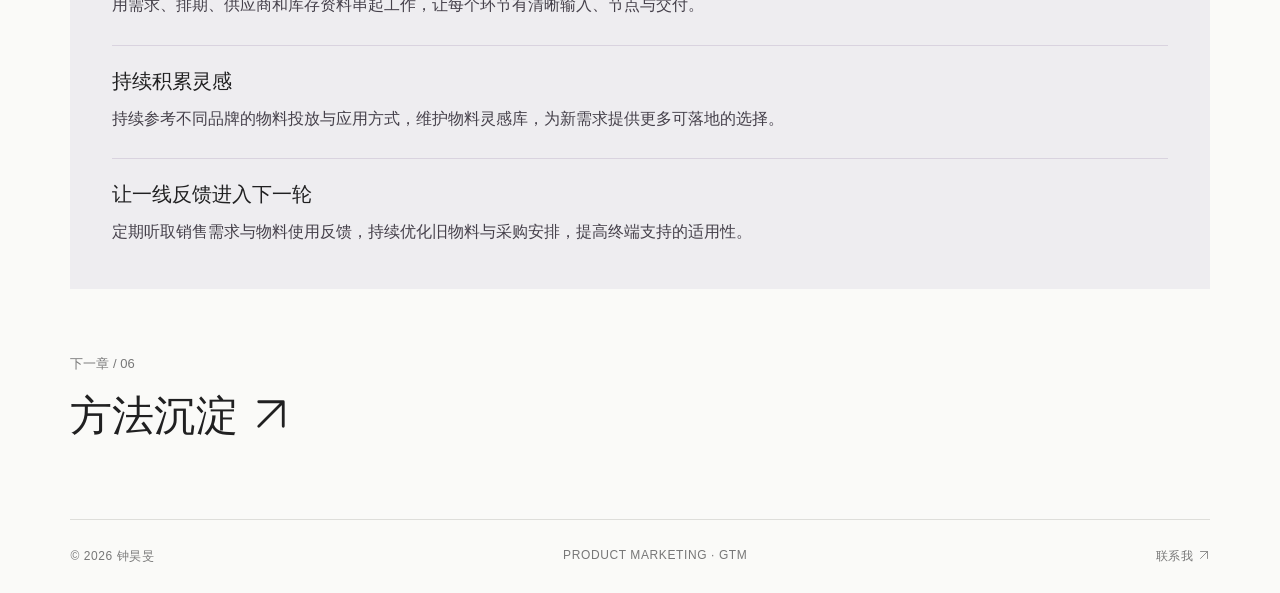
<file: delivery/index.html>
<!doctype html><html lang="zh-CN"><head><meta charset="UTF-8"><meta name="viewport" content="width=device-width, initial-scale=1"><meta name="description" content="钟昊旻的产品营销与 GTM 作品集。以 Whatabar 美国消费品牌为案例，呈现市场洞察、品牌建设、新品上市与营销运营经验。"><title>物料运营管理 · 钟昊旻</title><link rel="stylesheet" href="/style.css?v=refresh4"><link rel="icon" href="data:image/svg+xml,%3Csvg xmlns=%27http://www.w3.org/2000/svg%27 viewBox=%270 0 64 64%27%3E%3Crect width=%2764%27 height=%2764%27 rx=%2716%27 fill=%27%23622baa%27/%3E%3Ctext x=%2713%27 y=%2747%27 font-size=%2743%27 fill=%27white%27%3EH%3C/text%3E%3C/svg%3E"></head><body><header><a class="wordmark" href="/">HAOMIN<span>ZHONG</span></a><nav aria-label="主导航"><a href="/#work">作品</a><a href="/#about">关于我</a><a class="nav-resume" href="/assets/resume.pdf" target="_blank" rel="noopener">简历 <svg class="ui-arrow" aria-hidden="true" viewBox="0 0 24 24" fill="none"><path d="M5 19 19 5M5 5h14v14" stroke="currentColor" stroke-width="1.6" stroke-linecap="round" stroke-linejoin="round"/></svg></a></nav></header><main><section class="detail-head wrap"><a class="back" href="/#work">← 返回作品总览</a><div class="eyebrow">CHAPTER 05 / MARKETING OPERATIONS</div><h1>把复杂交付，整理成有序流程。</h1><p class="detail-lead">从需求到设计、采购、生产与库存，建立物料资料库和 SOP，让 30 余种物料的交付与管理有据可循。</p><div class="project-facts"><div><span>品牌 / 市场</span><p>Whatabar / 美国</p></div><div><span>我的职责</span><p>物料需求管理 · 供应商对接 · 生产与交付 · 库存管理</p></div><div><span>项目产出</span><p>30+ 种物料 / 8 份管理表格资料</p></div></div></section><div class="chapter-nav" aria-label="案例章节"><a href="/research/" >01 市场调研</a><a href="/brand/" >02 建立品牌</a><a href="/launch/" >03 推动上市</a><a href="/channel/" >04 线下支持</a><a href="/delivery/" aria-current="page">05 物料运营管理</a><a href="/systems/" >06 方法沉淀</a></div><section class="wrap ops-intro"><div class="capability-triplet"><article><span>01 / PROJECT MANAGEMENT</span><h3>项目管理</h3><p>拆解需求、安排节点，协调设计、供应商与销售，把物料推进到交付。</p></article><article><span>02 / SYSTEM BUILDING</span><h3>体系搭建</h3><p>把需求、供应商、材质、库存与预算资料串联，建立可复用的管理工具。</p></article><article><span>03 / CONTINUOUS INSPIRATION</span><h3>持续灵感</h3><p>持续收集品牌案例、物料形式与使用反馈，为下一次需求积累参考。</p></article></div><div class="section-label">DELIVERY WORKFLOW / 从需求到交付</div><ol class="delivery-flow"><li><span>01</span><h3>确认需求</h3><p>明确用途、数量、预算与交期</p><small>产出：物料需求清单</small></li><li><span>02</span><h3>设计与评审</h3><p>下达需求，确认图稿与规格</p><small>产出：设计定稿与制作要求</small></li><li><span>03</span><h3>选商与打样</h3><p>比价比质，评估周期与样品</p><small>产出：供应商与样品确认</small></li><li><span>04</span><h3>生产与跟进</h3><p>落实下单、付款及生产节点</p><small>产出：生产与交付记录</small></li><li><span>05</span><h3>验收与入库</h3><p>核对规格、数量与质量</p><small>产出：验收与库存记录</small></li><li><span>06</span><h3>领用与复盘</h3><p>登记用途，收集一线反馈</p><small>产出：领用记录与优化建议</small></li></ol><div class="inspiration-strip"><div class="eyebrow">INSPIRATION → APPLICATION</div><h3>让灵感进入下一次交付。</h3><p>品牌案例与一线反馈 → 物料灵感库 → 结合材质、成本与场景筛选 → 转化为设计需求 → 回收使用反馈</p></div></section><section class="wrap story"><div class="story-label">THE CONTEXT<br><span>背景与挑战</span></div><div><h2>这项工作，要解决什么？</h2><ul class="challenge-list"><li>物料数量多、种类复杂，设计、打样、生产周期各不相同，信息容易分散在多个协作环节。</li><li>供应商寻找、比价比质与质量管控需要积累经验，并在预算、起订量和交期之间做出取舍。</li><li>交付后仍需管理库存、领用与费用，形成完整记录，支持下一轮采购和优化。</li></ul></div></section><section class="wrap story"><div class="story-label">MY APPROACH<br><span>关键行动</span></div><div><article class="step"><span>01</span><div><h3>搭建需求到交付的统一记录</h3><p>将需求类型、优先级、数量、预计交付、设计状态、生产安排与付款记录纳入物料需求表。配合生产周期资料，提前考虑长周期物料的打样和做货时间，跟进异常与交付节点。</p></div></article><article class="step"><span>02</span><div><h3>积累供应商与材质选择依据</h3><p>维护供应商资料与合作表现，结合材质类型、规格、工艺、适用场景、MOQ 与报价进行筛选。通过比价比质和采购数量调整寻找优化空间，把一次采购中的经验保留到下一次选择中。</p></div></article><article class="step"><span>03</span><div><h3>建立库存、预算与复盘机制</h3><p>规范入库清点、领用登记、归还与盘点；将费用归属、预算、付款和物料使用记录串联起来。通过月度及季度管理流程回看费用与使用情况，并定期收集销售反馈，优化旧物料和后续交付。</p></div></article></div></section><section class="wrap"><div class="section-label">OPERATING FRAMEWORK / 物料管理资料结构</div><div class="table-wrap"><table><thead><tr><th>管理板块</th><th>核心字段</th><th>解决的问题</th></tr></thead><tbody><tr><td>需求与进度</td><td>优先级、数量、交付时间、设计与生产状态</td><td>让协作进展可追踪</td></tr><tr><td>材质与周期</td><td>规格、工艺、场景、打样与生产周期</td><td>支持物料选型与排期</td></tr><tr><td>供应商资料</td><td>品类、能力、MOQ、合作表现</td><td>积累采购与协作经验</td></tr><tr><td>库存与费用</td><td>出入库、领用、预算与付款记录</td><td>让物料流转有据可查</td></tr></tbody></table></div></section><section class="wrap reflection"><div class="eyebrow">WHAT I LEARNED / 项目复盘</div><ul class="reflection-list"><li><strong>把项目管控形成工具</strong><p>用需求、排期、供应商和库存资料串起工作，让每个环节有清晰输入、节点与交付。</p></li><li><strong>持续积累灵感</strong><p>持续参考不同品牌的物料投放与应用方式，维护物料灵感库，为新需求提供更多可落地的选择。</p></li><li><strong>让一线反馈进入下一轮</strong><p>定期听取销售需求与物料使用反馈，持续优化旧物料与采购安排，提高终端支持的适用性。</p></li></ul></section><a class="wrap next-chapter" href="/systems/"><span>下一章 / 06</span><h2>方法沉淀 <svg class="ui-arrow" aria-hidden="true" viewBox="0 0 24 24" fill="none"><path d="M5 19 19 5M5 5h14v14" stroke="currentColor" stroke-width="1.6" stroke-linecap="round" stroke-linejoin="round"/></svg></h2></a></main><footer><span>© 2026 钟昊旻</span><span>PRODUCT MARKETING · GTM</span><a href="mailto:zhm18923486528@qq.com">联系我 <svg class="ui-arrow" aria-hidden="true" viewBox="0 0 24 24" fill="none"><path d="M5 19 19 5M5 5h14v14" stroke="currentColor" stroke-width="1.6" stroke-linecap="round" stroke-linejoin="round"/></svg></a></footer><dialog id="image-viewer" aria-label="作品图片预览"><button type="button" class="viewer-close" aria-label="关闭图片">关闭 ×</button><div class="viewer-stage"></div><p class="viewer-caption"></p></dialog><script src="/script.js?v=refresh4"></script></body></html>
</file>
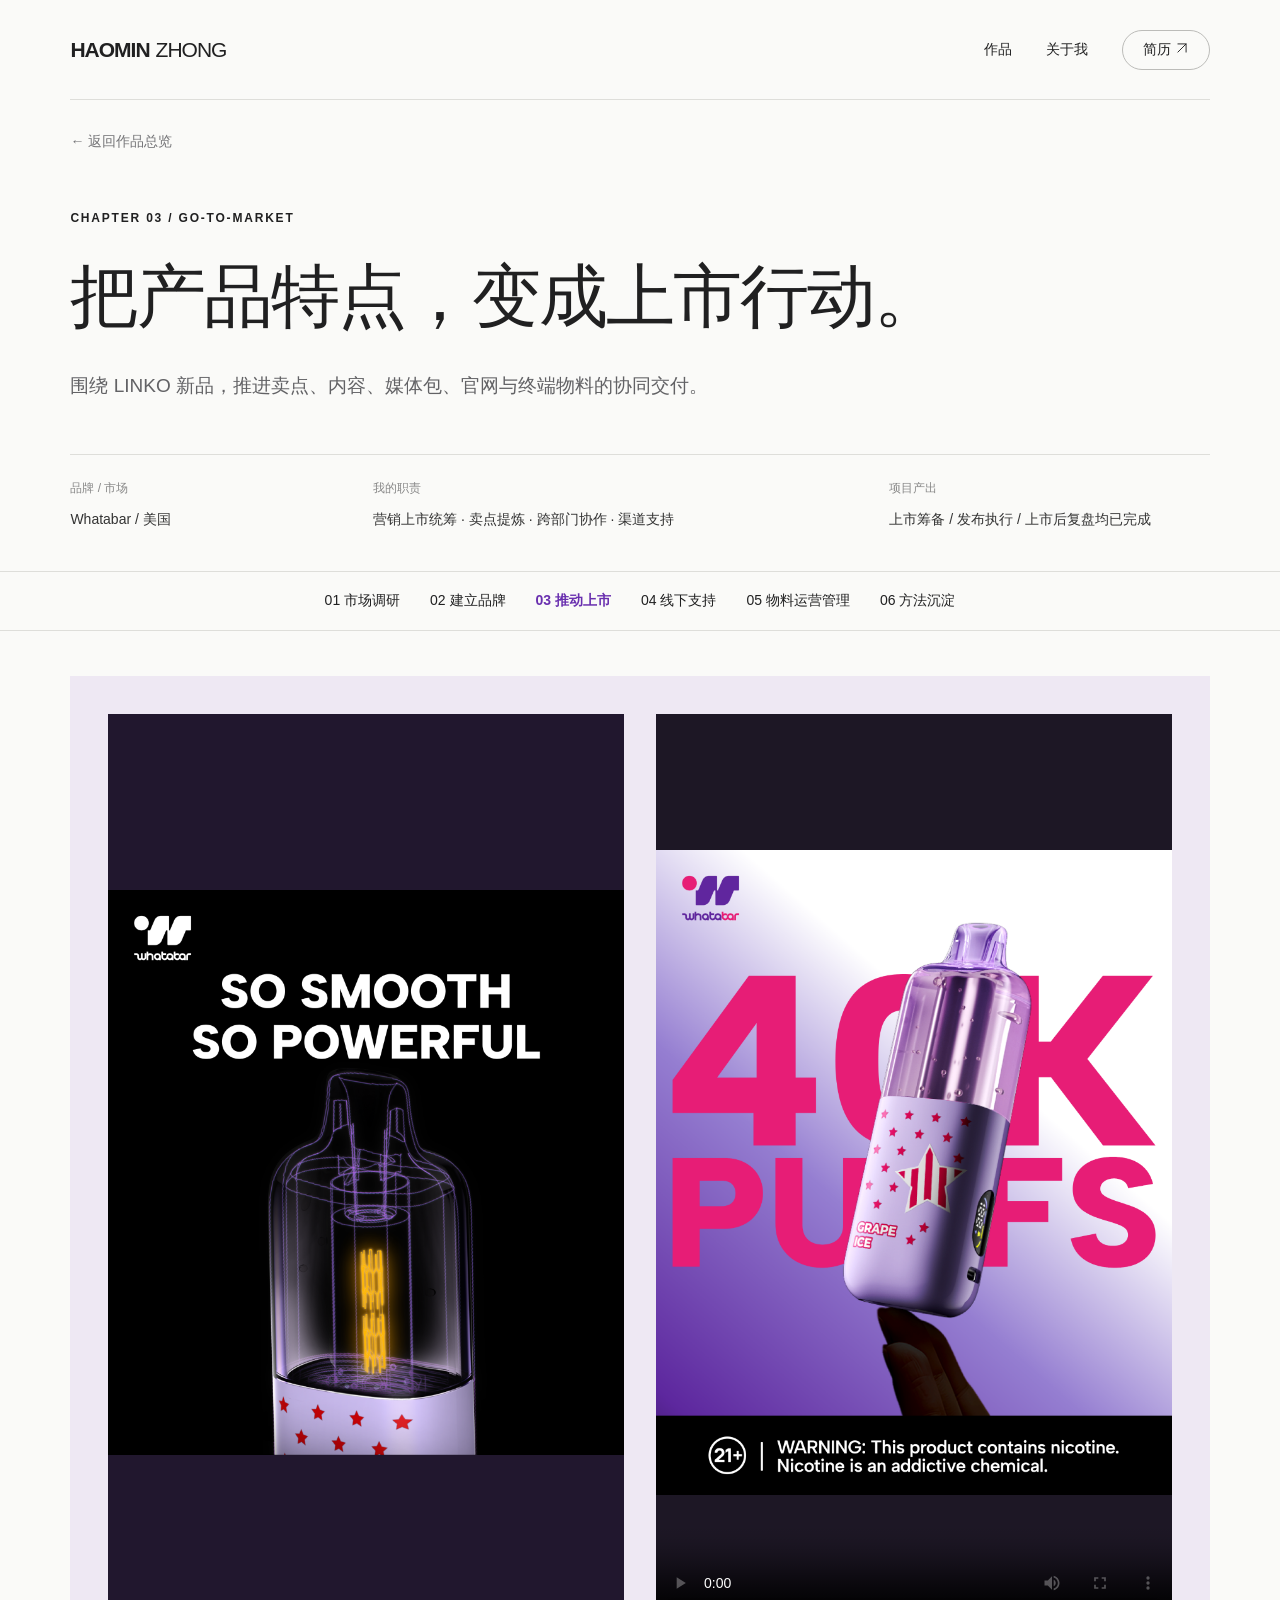
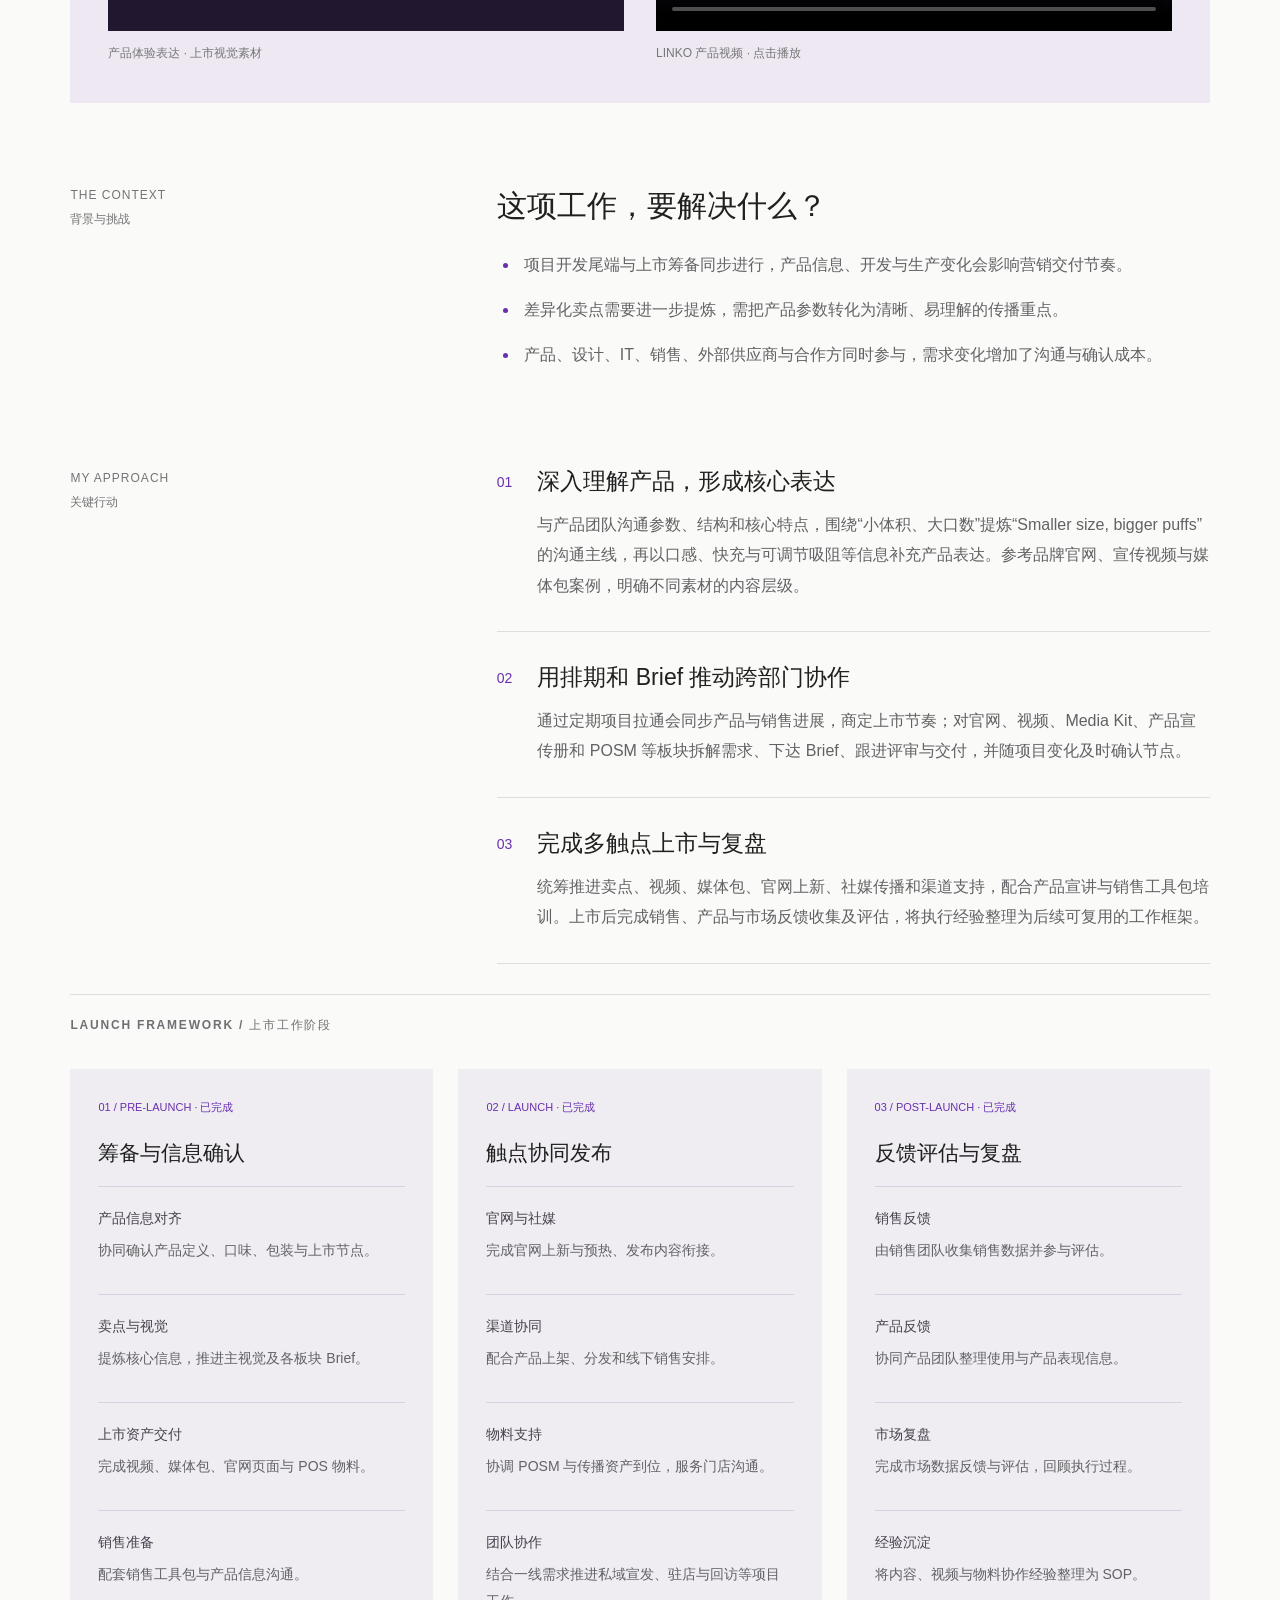
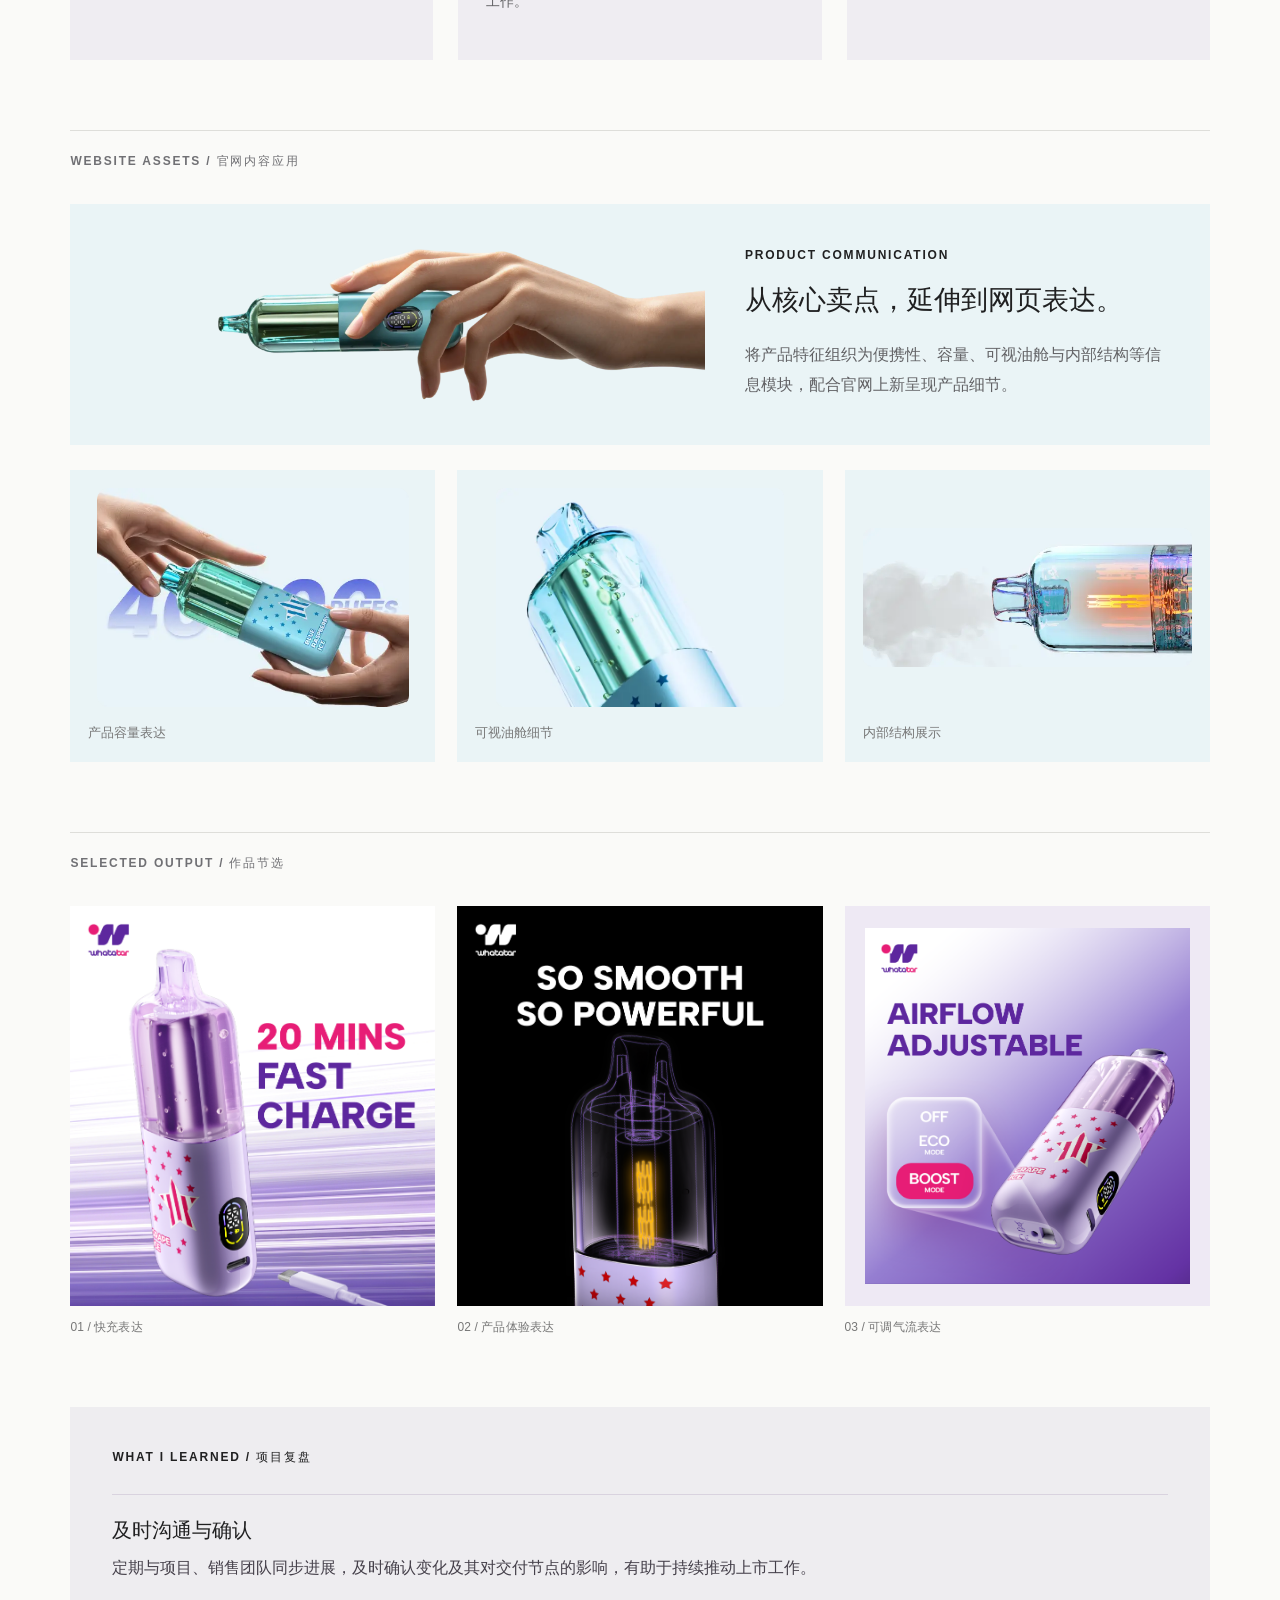
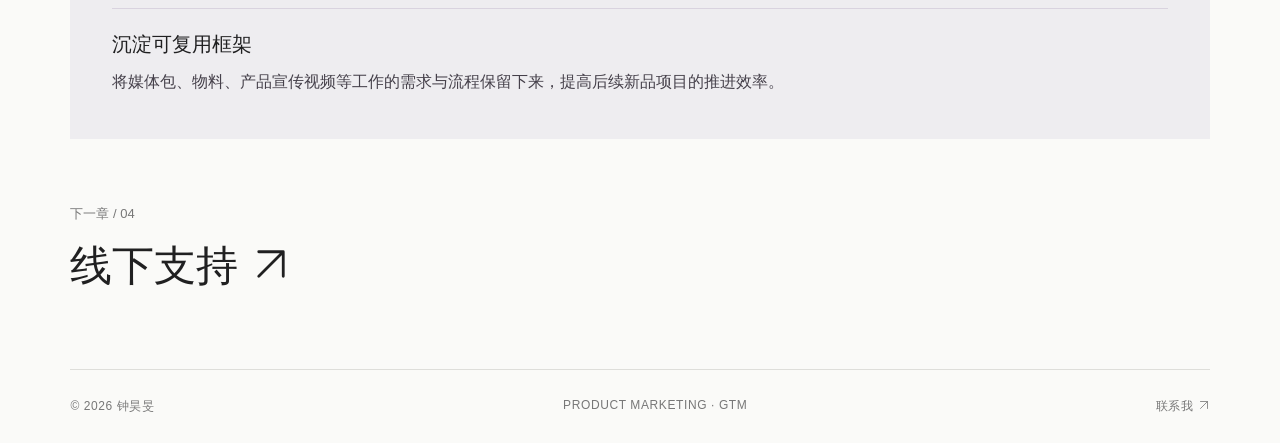
<file: launch/index.html>
<!doctype html><html lang="zh-CN"><head><meta charset="UTF-8"><meta name="viewport" content="width=device-width, initial-scale=1"><meta name="description" content="钟昊旻的产品营销与 GTM 作品集。以 Whatabar 美国消费品牌为案例，呈现市场洞察、品牌建设、新品上市与营销运营经验。"><title>推动上市 · 钟昊旻</title><link rel="stylesheet" href="/style.css?v=refresh4"><link rel="icon" href="data:image/svg+xml,%3Csvg xmlns=%27http://www.w3.org/2000/svg%27 viewBox=%270 0 64 64%27%3E%3Crect width=%2764%27 height=%2764%27 rx=%2716%27 fill=%27%23622baa%27/%3E%3Ctext x=%2713%27 y=%2747%27 font-size=%2743%27 fill=%27white%27%3EH%3C/text%3E%3C/svg%3E"></head><body><header><a class="wordmark" href="/">HAOMIN<span>ZHONG</span></a><nav aria-label="主导航"><a href="/#work">作品</a><a href="/#about">关于我</a><a class="nav-resume" href="/assets/resume.pdf" target="_blank" rel="noopener">简历 <svg class="ui-arrow" aria-hidden="true" viewBox="0 0 24 24" fill="none"><path d="M5 19 19 5M5 5h14v14" stroke="currentColor" stroke-width="1.6" stroke-linecap="round" stroke-linejoin="round"/></svg></a></nav></header><main><section class="detail-head wrap"><a class="back" href="/#work">← 返回作品总览</a><div class="eyebrow">CHAPTER 03 / GO-TO-MARKET</div><h1>把产品特点，变成上市行动。</h1><p class="detail-lead">围绕 LINKO 新品，推进卖点、内容、媒体包、官网与终端物料的协同交付。</p><div class="project-facts"><div><span>品牌 / 市场</span><p>Whatabar / 美国</p></div><div><span>我的职责</span><p>营销上市统筹 · 卖点提炼 · 跨部门协作 · 渠道支持</p></div><div><span>项目产出</span><p>上市筹备 / 发布执行 / 上市后复盘均已完成</p></div></div></section><div class="chapter-nav" aria-label="案例章节"><a href="/research/" >01 市场调研</a><a href="/brand/" >02 建立品牌</a><a href="/launch/" aria-current="page">03 推动上市</a><a href="/channel/" >04 线下支持</a><a href="/delivery/" >05 物料运营管理</a><a href="/systems/" >06 方法沉淀</a></div><section class="wrap showcase launch-show"><figure><div class="media-window"><span class="poster-crop"><img src="/assets/linko-size.png" alt="LINKO 产品体验表达"></span></div><figcaption>产品体验表达 · 上市视觉素材</figcaption></figure><figure><div class="media-window"><video controls playsinline preload="metadata" poster="/assets/linko-main.png"><source src="/assets/linko.mp4" type="video/mp4">您的浏览器暂不支持播放视频。</video></div><figcaption>LINKO 产品视频 · 点击播放</figcaption></figure></section><section class="wrap story"><div class="story-label">THE CONTEXT<br><span>背景与挑战</span></div><div><h2>这项工作，要解决什么？</h2><ul class="challenge-list"><li>项目开发尾端与上市筹备同步进行，产品信息、开发与生产变化会影响营销交付节奏。</li><li>差异化卖点需要进一步提炼，需把产品参数转化为清晰、易理解的传播重点。</li><li>产品、设计、IT、销售、外部供应商与合作方同时参与，需求变化增加了沟通与确认成本。</li></ul></div></section><section class="wrap story"><div class="story-label">MY APPROACH<br><span>关键行动</span></div><div><article class="step"><span>01</span><div><h3>深入理解产品，形成核心表达</h3><p>与产品团队沟通参数、结构和核心特点，围绕“小体积、大口数”提炼“Smaller size, bigger puffs”的沟通主线，再以口感、快充与可调节吸阻等信息补充产品表达。参考品牌官网、宣传视频与媒体包案例，明确不同素材的内容层级。</p></div></article><article class="step"><span>02</span><div><h3>用排期和 Brief 推动跨部门协作</h3><p>通过定期项目拉通会同步产品与销售进展，商定上市节奏；对官网、视频、Media Kit、产品宣传册和 POSM 等板块拆解需求、下达 Brief、跟进评审与交付，并随项目变化及时确认节点。</p></div></article><article class="step"><span>03</span><div><h3>完成多触点上市与复盘</h3><p>统筹推进卖点、视频、媒体包、官网上新、社媒传播和渠道支持，配合产品宣讲与销售工具包培训。上市后完成销售、产品与市场反馈收集及评估，将执行经验整理为后续可复用的工作框架。</p></div></article></div></section><section class="wrap"><div class="section-label">LAUNCH FRAMEWORK / 上市工作阶段</div><div class="phase-grid"><article><span>01 / PRE-LAUNCH · 已完成</span><h3>筹备与信息确认</h3><ul><li><b>产品信息对齐</b>协同确认产品定义、口味、包装与上市节点。</li><li><b>卖点与视觉</b>提炼核心信息，推进主视觉及各板块 Brief。</li><li><b>上市资产交付</b>完成视频、媒体包、官网页面与 POS 物料。</li><li><b>销售准备</b>配套销售工具包与产品信息沟通。</li></ul></article><article><span>02 / LAUNCH · 已完成</span><h3>触点协同发布</h3><ul><li><b>官网与社媒</b>完成官网上新与预热、发布内容衔接。</li><li><b>渠道协同</b>配合产品上架、分发和线下销售安排。</li><li><b>物料支持</b>协调 POSM 与传播资产到位，服务门店沟通。</li><li><b>团队协作</b>结合一线需求推进私域宣发、驻店与回访等项目工作。</li></ul></article><article><span>03 / POST-LAUNCH · 已完成</span><h3>反馈评估与复盘</h3><ul><li><b>销售反馈</b>由销售团队收集销售数据并参与评估。</li><li><b>产品反馈</b>协同产品团队整理使用与产品表现信息。</li><li><b>市场复盘</b>完成市场数据反馈与评估，回顾执行过程。</li><li><b>经验沉淀</b>将内容、视频与物料协作经验整理为 SOP。</li></ul></article></div></section><section class="wrap gallery-section"><div class="section-label">WEBSITE ASSETS / 官网内容应用</div><div class="web-feature"><img src="/assets/web-pocket-friendly.webp" alt="LINKO 官网便携产品展示素材"><div><div class="eyebrow">PRODUCT COMMUNICATION</div><h3>从核心卖点，延伸到网页表达。</h3><p>将产品特征组织为便携性、容量、可视油舱与内部结构等信息模块，配合官网上新呈现产品细节。</p></div></div><div class="website-grid"><figure><img loading="lazy" src="/assets/web-puffs.webp" alt="官网产品容量素材"><figcaption>产品容量表达</figcaption></figure><figure><img loading="lazy" src="/assets/web-tank.webp" alt="官网可视油舱细节"><figcaption>可视油舱细节</figcaption></figure><figure><img loading="lazy" src="/assets/web-mesh.webp" alt="官网内部结构素材"><figcaption>内部结构展示</figcaption></figure></div></section><section class="wrap gallery-section"><div class="section-label">SELECTED OUTPUT / 作品节选</div><div class="gallery portrait"><figure class="output-item"><a class="zoom-image" href="/assets/feature-4.png" data-crop="poster" aria-label="放大查看作品"><span class="poster-crop"><img loading="lazy" src="/assets/feature-4.png" alt="01 / 快充表达"></span></a><figcaption>01 / 快充表达</figcaption></figure><figure class="output-item"><a class="zoom-image" href="/assets/linko-size.png" data-crop="poster" aria-label="放大查看作品"><span class="poster-crop"><img loading="lazy" src="/assets/linko-size.png" alt="02 / 产品体验表达"></span></a><figcaption>02 / 产品体验表达</figcaption></figure><figure class="output-item"><a class="zoom-image" href="/assets/feature-3.png" data-crop="poster" aria-label="放大查看作品"><span class="poster-crop"><img loading="lazy" src="/assets/feature-3.png" alt="03 / 可调气流表达"></span></a><figcaption>03 / 可调气流表达</figcaption></figure></div></section><section class="wrap reflection"><div class="eyebrow">WHAT I LEARNED / 项目复盘</div><ul class="reflection-list"><li><strong>及时沟通与确认</strong><p>定期与项目、销售团队同步进展，及时确认变化及其对交付节点的影响，有助于持续推动上市工作。</p></li><li><strong>沉淀可复用框架</strong><p>将媒体包、物料、产品宣传视频等工作的需求与流程保留下来，提高后续新品项目的推进效率。</p></li></ul></section><a class="wrap next-chapter" href="/channel/"><span>下一章 / 04</span><h2>线下支持 <svg class="ui-arrow" aria-hidden="true" viewBox="0 0 24 24" fill="none"><path d="M5 19 19 5M5 5h14v14" stroke="currentColor" stroke-width="1.6" stroke-linecap="round" stroke-linejoin="round"/></svg></h2></a></main><footer><span>© 2026 钟昊旻</span><span>PRODUCT MARKETING · GTM</span><a href="mailto:zhm18923486528@qq.com">联系我 <svg class="ui-arrow" aria-hidden="true" viewBox="0 0 24 24" fill="none"><path d="M5 19 19 5M5 5h14v14" stroke="currentColor" stroke-width="1.6" stroke-linecap="round" stroke-linejoin="round"/></svg></a></footer><dialog id="image-viewer" aria-label="作品图片预览"><button type="button" class="viewer-close" aria-label="关闭图片">关闭 ×</button><div class="viewer-stage"></div><p class="viewer-caption"></p></dialog><script src="/script.js?v=refresh4"></script></body></html>
</file>
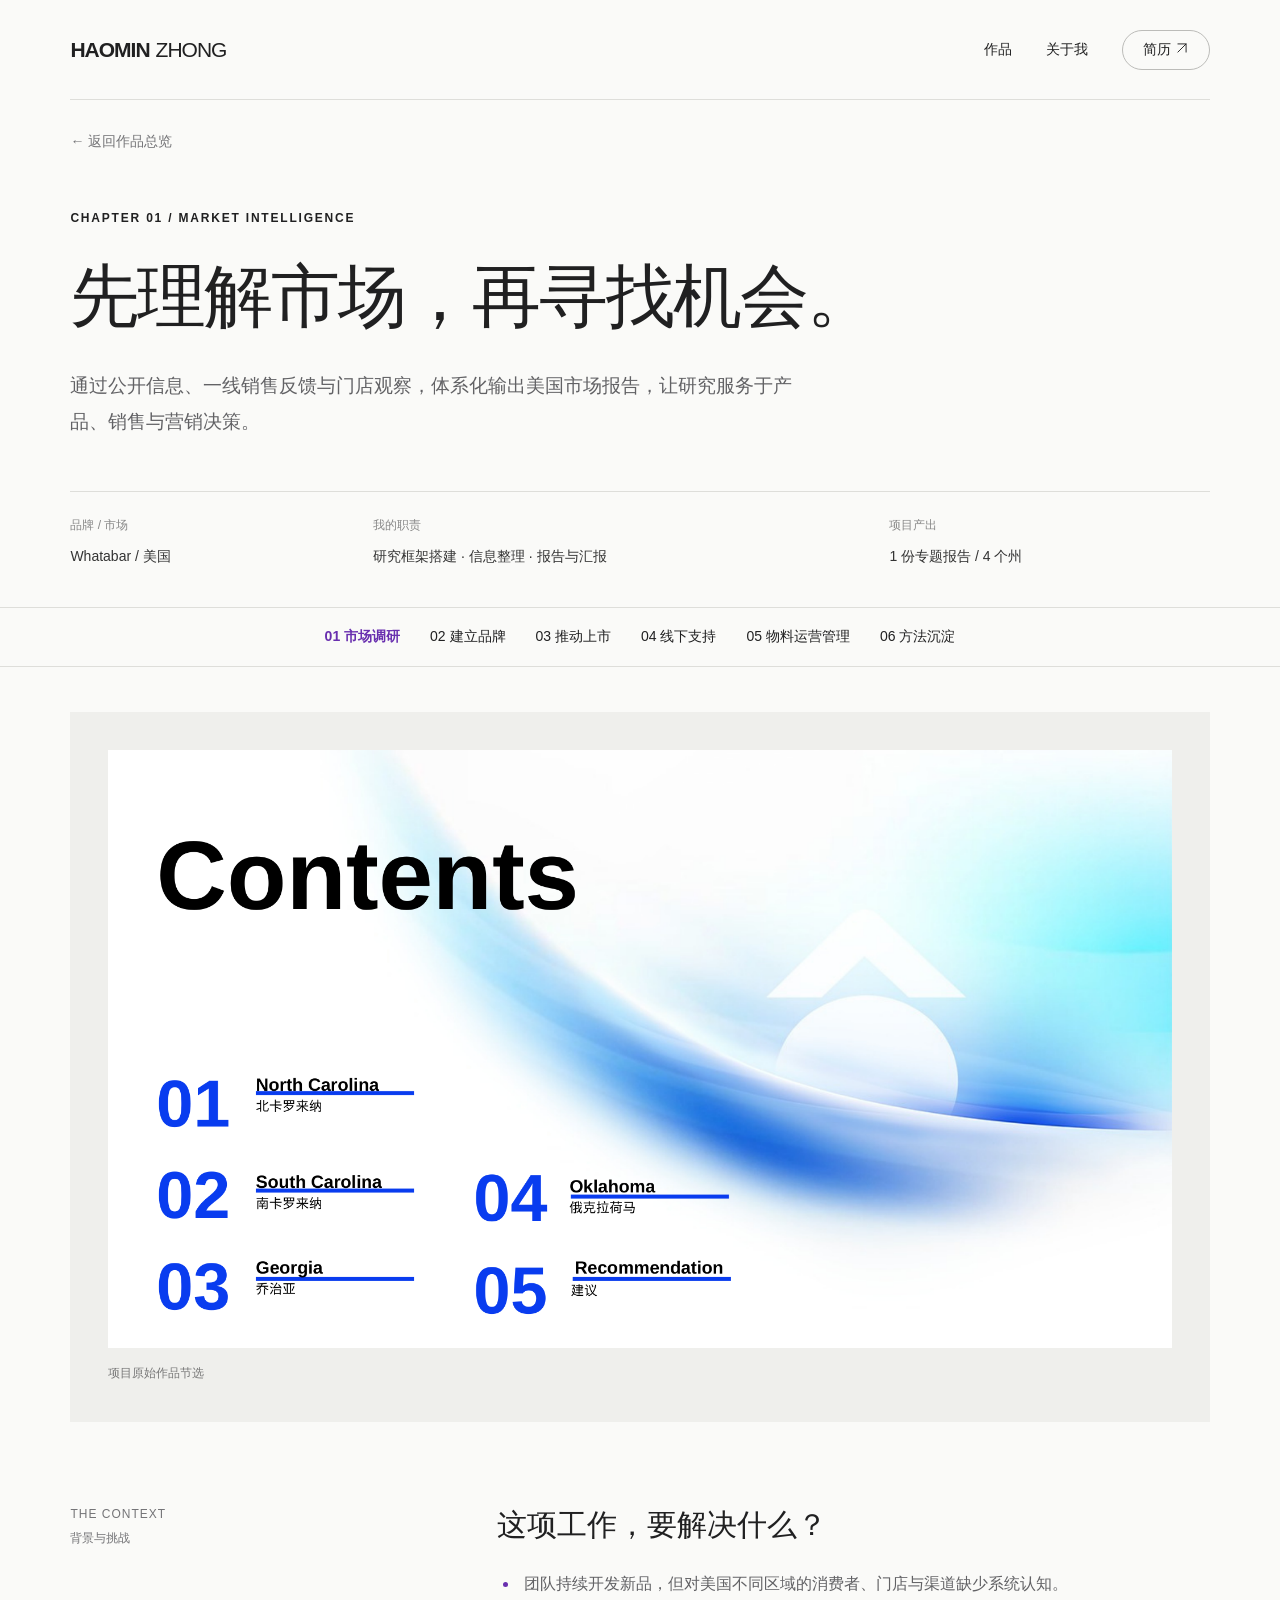
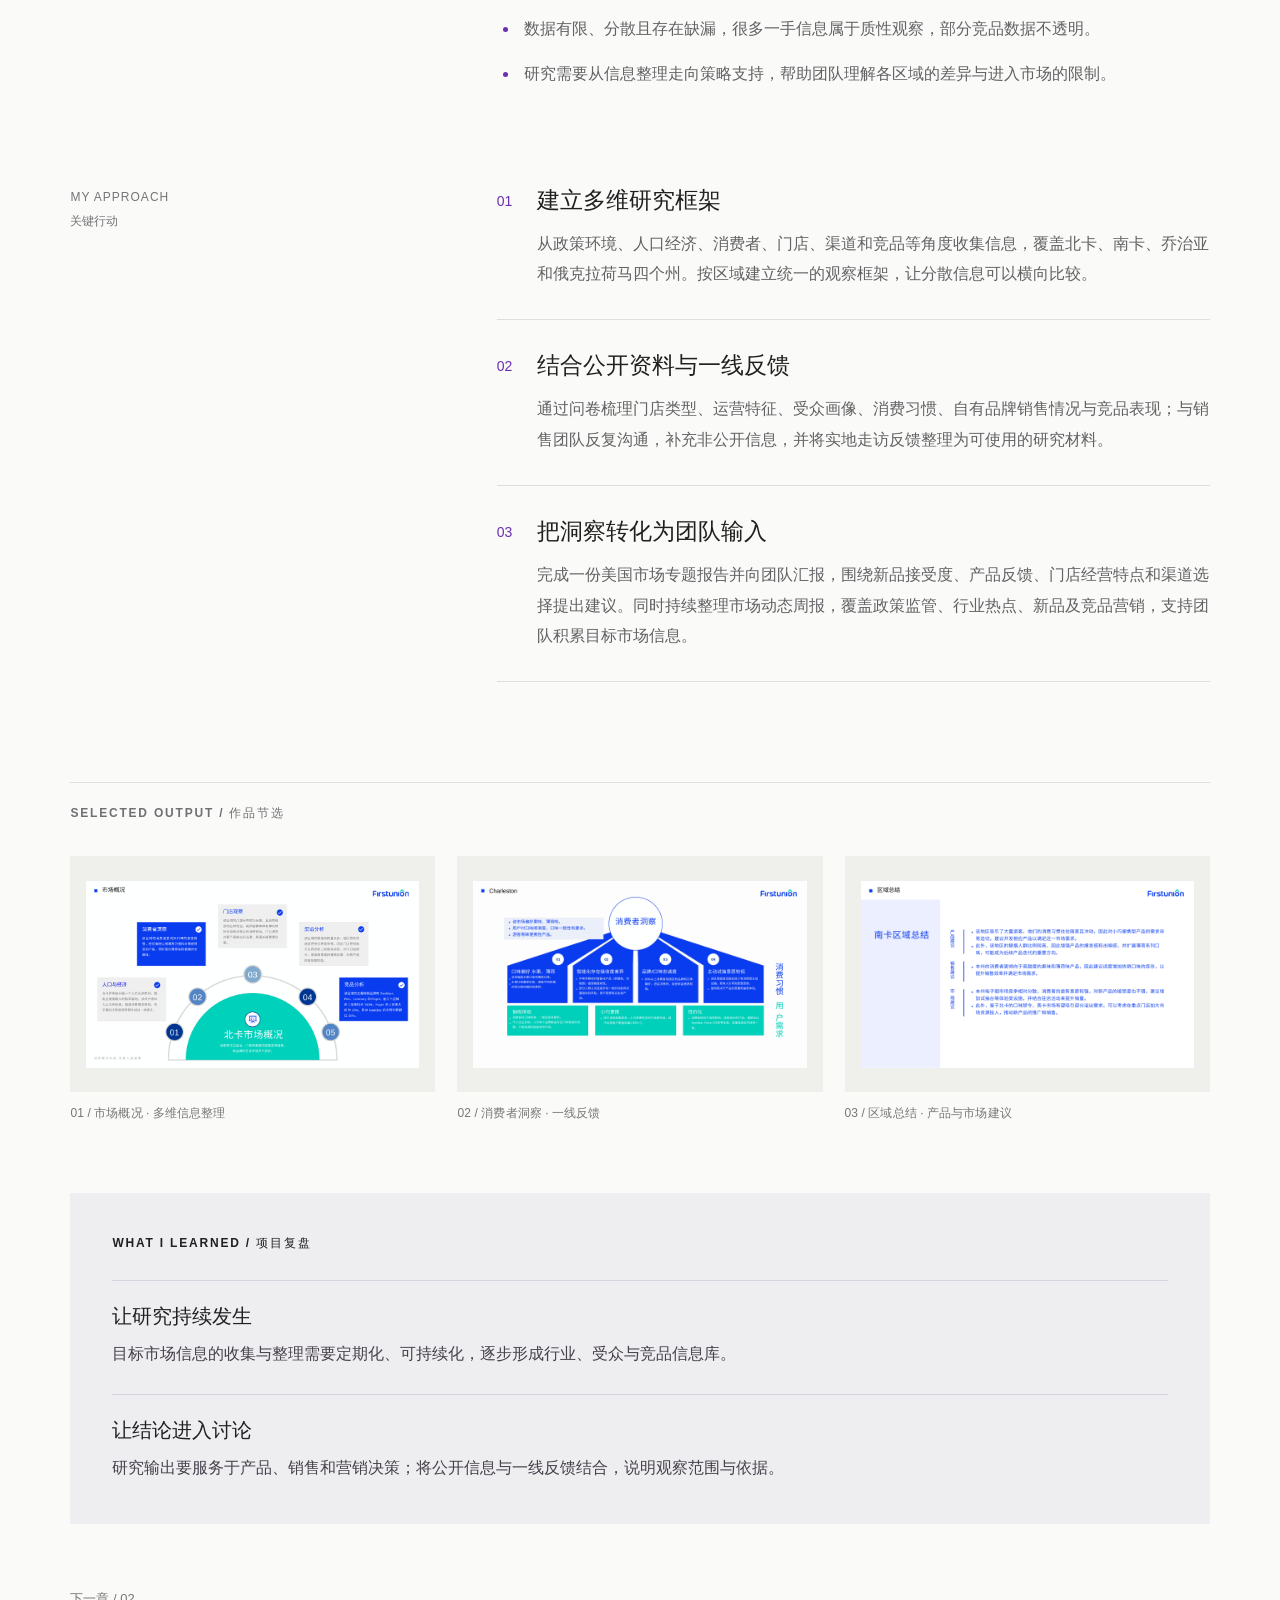
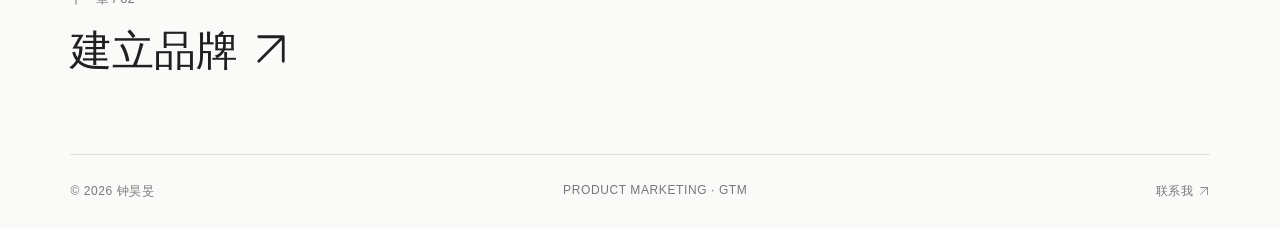
<file: research/index.html>
<!doctype html><html lang="zh-CN"><head><meta charset="UTF-8"><meta name="viewport" content="width=device-width, initial-scale=1"><meta name="description" content="钟昊旻的产品营销与 GTM 作品集。以 Whatabar 美国消费品牌为案例，呈现市场洞察、品牌建设、新品上市与营销运营经验。"><title>市场调研 · 钟昊旻</title><link rel="stylesheet" href="/style.css?v=refresh4"><link rel="icon" href="data:image/svg+xml,%3Csvg xmlns=%27http://www.w3.org/2000/svg%27 viewBox=%270 0 64 64%27%3E%3Crect width=%2764%27 height=%2764%27 rx=%2716%27 fill=%27%23622baa%27/%3E%3Ctext x=%2713%27 y=%2747%27 font-size=%2743%27 fill=%27white%27%3EH%3C/text%3E%3C/svg%3E"></head><body><header><a class="wordmark" href="/">HAOMIN<span>ZHONG</span></a><nav aria-label="主导航"><a href="/#work">作品</a><a href="/#about">关于我</a><a class="nav-resume" href="/assets/resume.pdf" target="_blank" rel="noopener">简历 <svg class="ui-arrow" aria-hidden="true" viewBox="0 0 24 24" fill="none"><path d="M5 19 19 5M5 5h14v14" stroke="currentColor" stroke-width="1.6" stroke-linecap="round" stroke-linejoin="round"/></svg></a></nav></header><main><section class="detail-head wrap"><a class="back" href="/#work">← 返回作品总览</a><div class="eyebrow">CHAPTER 01 / MARKET INTELLIGENCE</div><h1>先理解市场，再寻找机会。</h1><p class="detail-lead">通过公开信息、一线销售反馈与门店观察，体系化输出美国市场报告，让研究服务于产品、销售与营销决策。</p><div class="project-facts"><div><span>品牌 / 市场</span><p>Whatabar / 美国</p></div><div><span>我的职责</span><p>研究框架搭建 · 信息整理 · 报告与汇报</p></div><div><span>项目产出</span><p>1 份专题报告 / 4 个州</p></div></div></section><div class="chapter-nav" aria-label="案例章节"><a href="/research/" aria-current="page">01 市场调研</a><a href="/brand/" >02 建立品牌</a><a href="/launch/" >03 推动上市</a><a href="/channel/" >04 线下支持</a><a href="/delivery/" >05 物料运营管理</a><a href="/systems/" >06 方法沉淀</a></div><figure class="wrap showcase research-show"><img src="/assets/research-0.png" alt="美国市场研究项目素材"><figcaption>项目原始作品节选</figcaption></figure><section class="wrap story"><div class="story-label">THE CONTEXT<br><span>背景与挑战</span></div><div><h2>这项工作，要解决什么？</h2><ul class="challenge-list"><li>团队持续开发新品，但对美国不同区域的消费者、门店与渠道缺少系统认知。</li><li>数据有限、分散且存在缺漏，很多一手信息属于质性观察，部分竞品数据不透明。</li><li>研究需要从信息整理走向策略支持，帮助团队理解各区域的差异与进入市场的限制。</li></ul></div></section><section class="wrap story"><div class="story-label">MY APPROACH<br><span>关键行动</span></div><div><article class="step"><span>01</span><div><h3>建立多维研究框架</h3><p>从政策环境、人口经济、消费者、门店、渠道和竞品等角度收集信息，覆盖北卡、南卡、乔治亚和俄克拉荷马四个州。按区域建立统一的观察框架，让分散信息可以横向比较。</p></div></article><article class="step"><span>02</span><div><h3>结合公开资料与一线反馈</h3><p>通过问卷梳理门店类型、运营特征、受众画像、消费习惯、自有品牌销售情况与竞品表现；与销售团队反复沟通，补充非公开信息，并将实地走访反馈整理为可使用的研究材料。</p></div></article><article class="step"><span>03</span><div><h3>把洞察转化为团队输入</h3><p>完成一份美国市场专题报告并向团队汇报，围绕新品接受度、产品反馈、门店经营特点和渠道选择提出建议。同时持续整理市场动态周报，覆盖政策监管、行业热点、新品及竞品营销，支持团队积累目标市场信息。</p></div></article></div></section><section class="wrap gallery-section"><div class="section-label">SELECTED OUTPUT / 作品节选</div><div class="gallery triple"><figure class="output-item"><a class="zoom-image" href="/assets/research-1.png" data-crop="" aria-label="放大查看作品"><img loading="lazy" src="/assets/research-1.png" alt="美国市场研究作品节选，点击放大查看"></a><figcaption>01 / 市场概况 · 多维信息整理</figcaption></figure><figure class="output-item"><a class="zoom-image" href="/assets/research-consumer.png" data-crop="" aria-label="放大查看作品"><img loading="lazy" src="/assets/research-consumer.png" alt="美国市场研究作品节选，点击放大查看"></a><figcaption>02 / 消费者洞察 · 一线反馈</figcaption></figure><figure class="output-item"><a class="zoom-image" href="/assets/research-summary.png" data-crop="" aria-label="放大查看作品"><img loading="lazy" src="/assets/research-summary.png" alt="美国市场研究作品节选，点击放大查看"></a><figcaption>03 / 区域总结 · 产品与市场建议</figcaption></figure></div></section><section class="wrap reflection"><div class="eyebrow">WHAT I LEARNED / 项目复盘</div><ul class="reflection-list"><li><strong>让研究持续发生</strong><p>目标市场信息的收集与整理需要定期化、可持续化，逐步形成行业、受众与竞品信息库。</p></li><li><strong>让结论进入讨论</strong><p>研究输出要服务于产品、销售和营销决策；将公开信息与一线反馈结合，说明观察范围与依据。</p></li></ul></section><a class="wrap next-chapter" href="/brand/"><span>下一章 / 02</span><h2>建立品牌 <svg class="ui-arrow" aria-hidden="true" viewBox="0 0 24 24" fill="none"><path d="M5 19 19 5M5 5h14v14" stroke="currentColor" stroke-width="1.6" stroke-linecap="round" stroke-linejoin="round"/></svg></h2></a></main><footer><span>© 2026 钟昊旻</span><span>PRODUCT MARKETING · GTM</span><a href="mailto:zhm18923486528@qq.com">联系我 <svg class="ui-arrow" aria-hidden="true" viewBox="0 0 24 24" fill="none"><path d="M5 19 19 5M5 5h14v14" stroke="currentColor" stroke-width="1.6" stroke-linecap="round" stroke-linejoin="round"/></svg></a></footer><dialog id="image-viewer" aria-label="作品图片预览"><button type="button" class="viewer-close" aria-label="关闭图片">关闭 ×</button><div class="viewer-stage"></div><p class="viewer-caption"></p></dialog><script src="/script.js?v=refresh4"></script></body></html>
</file>
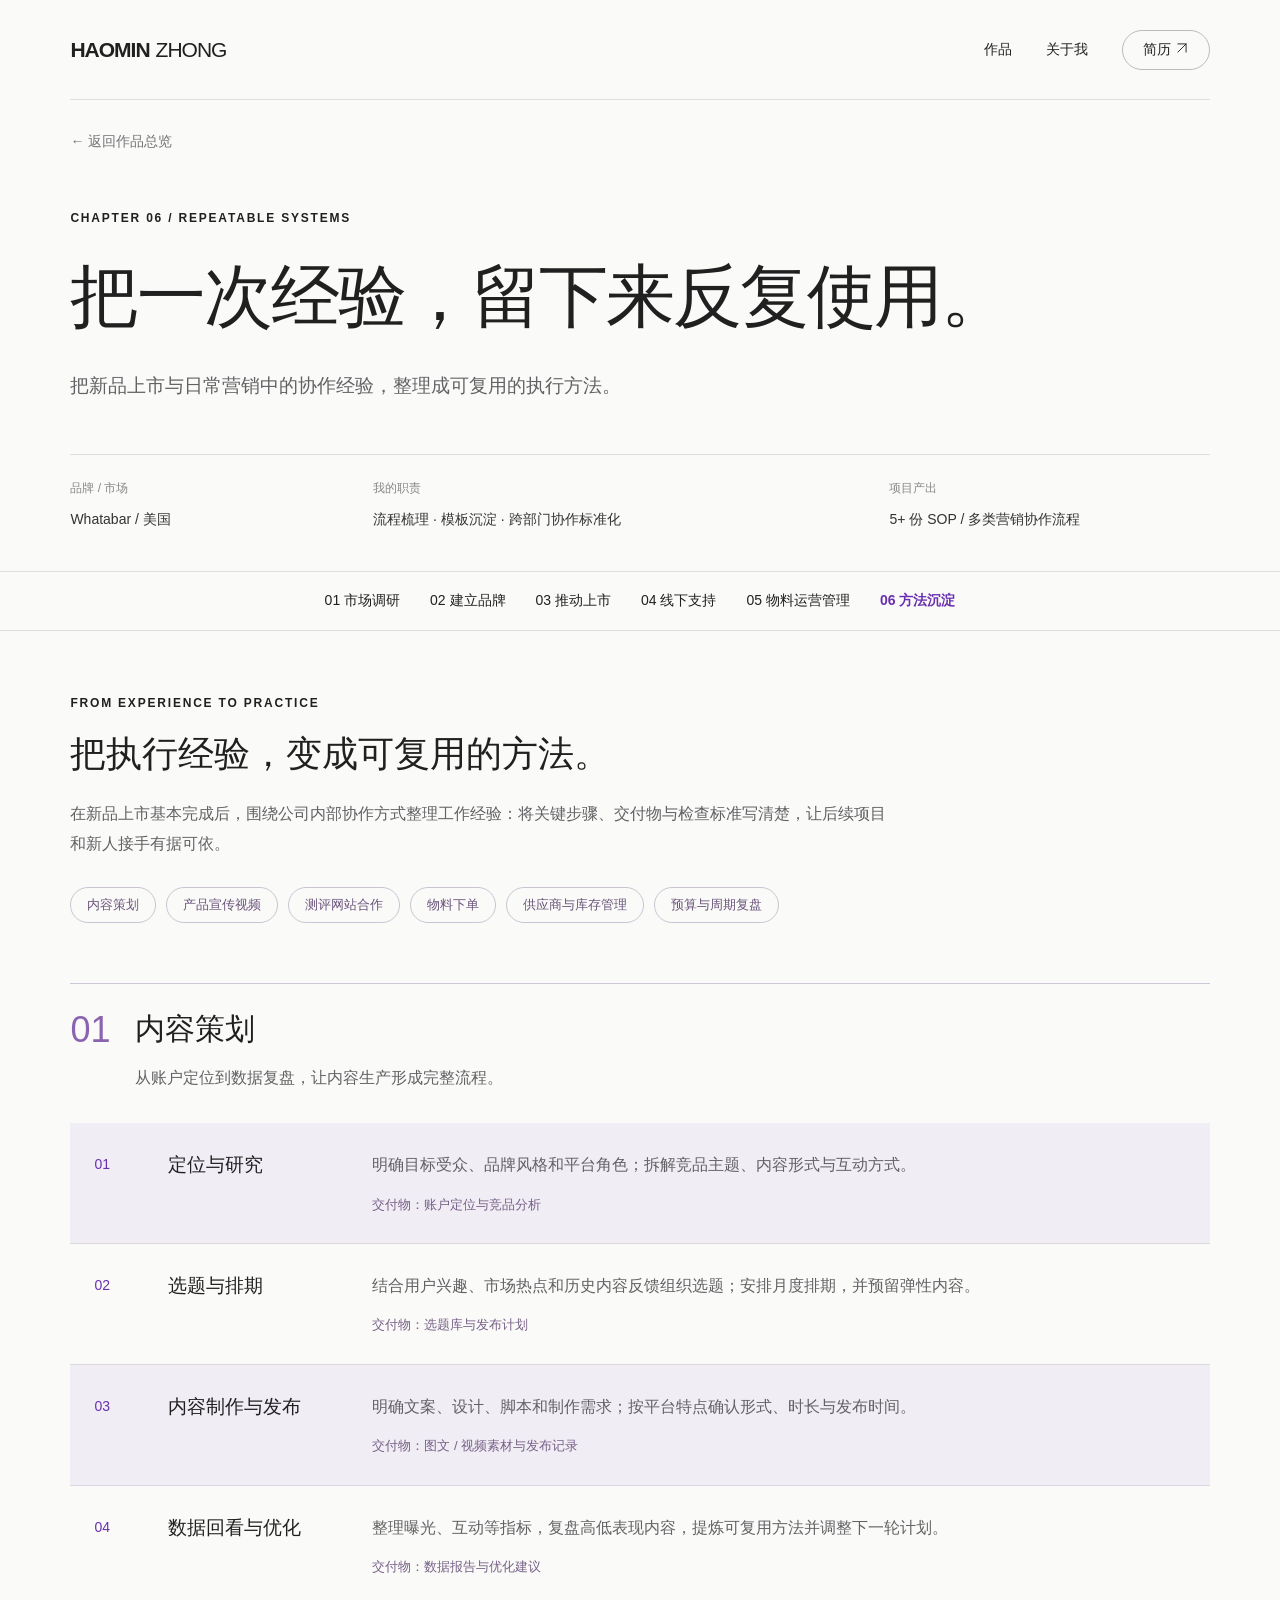
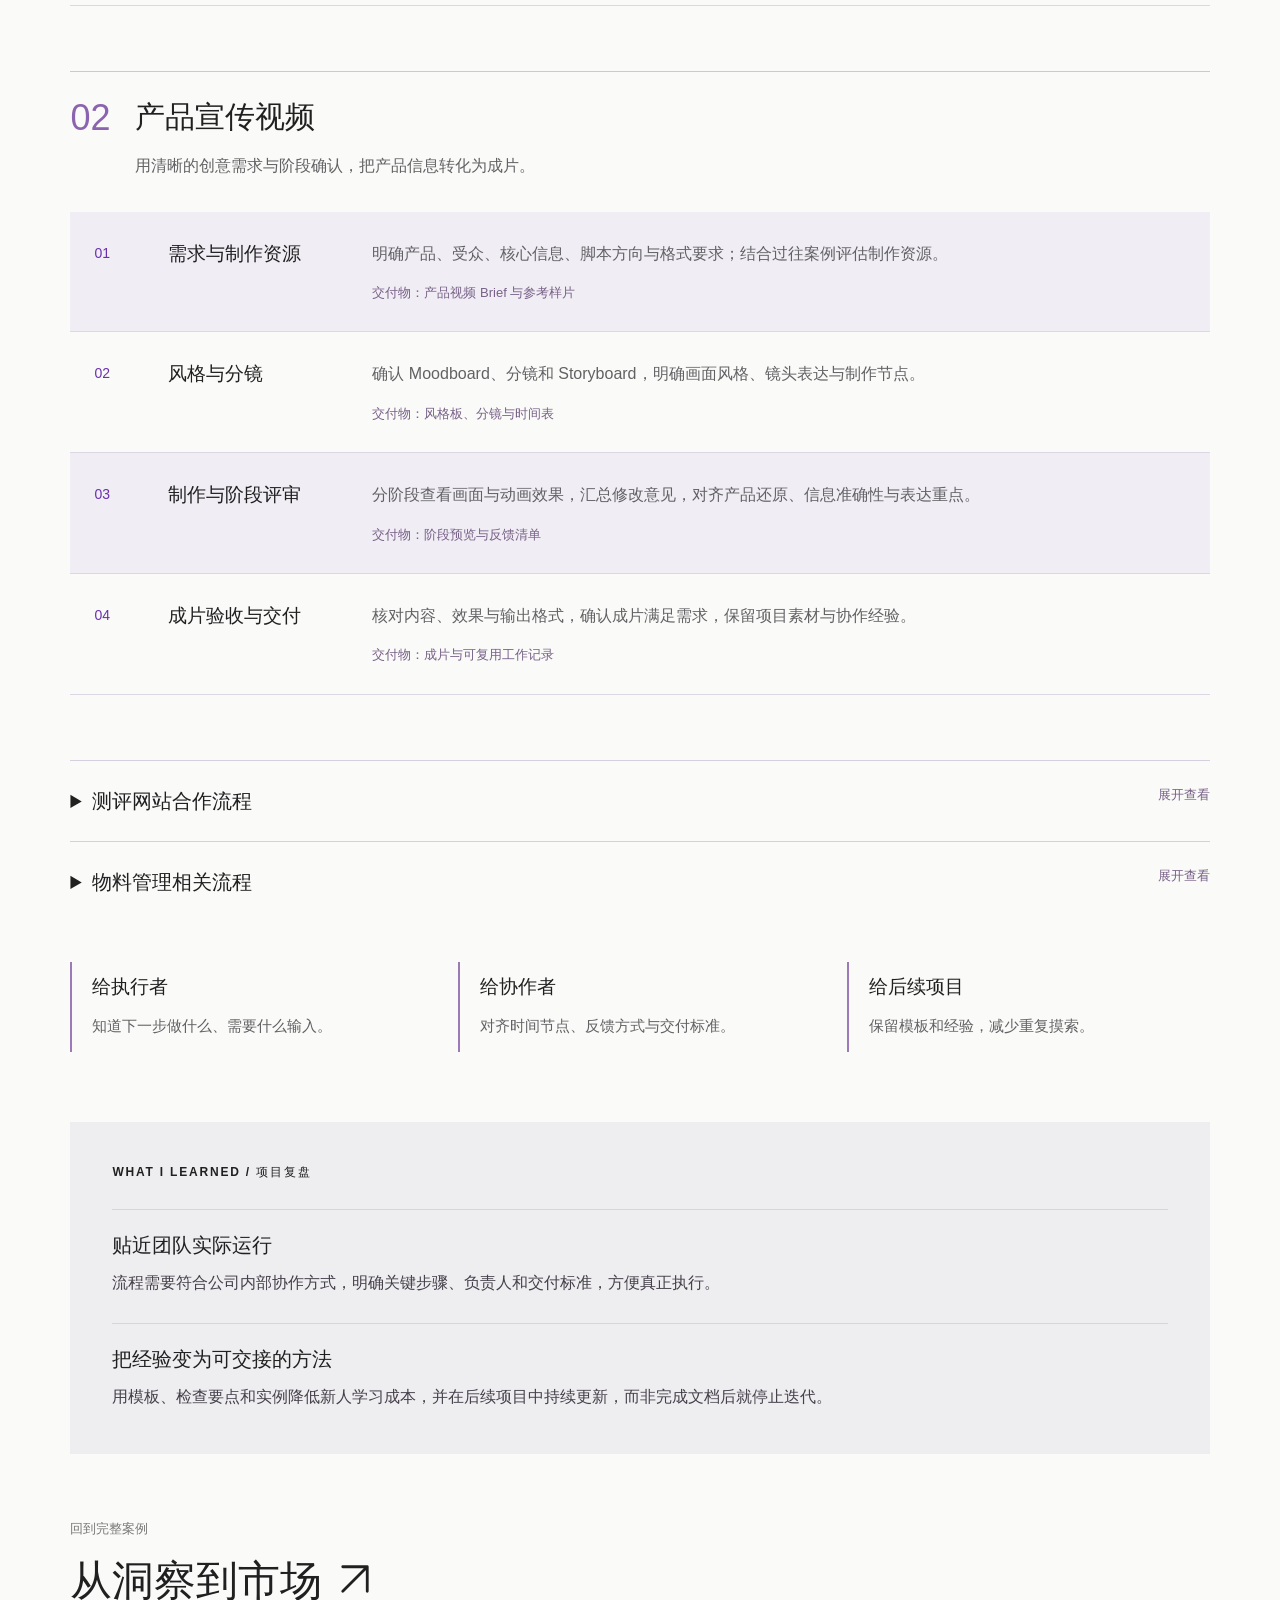
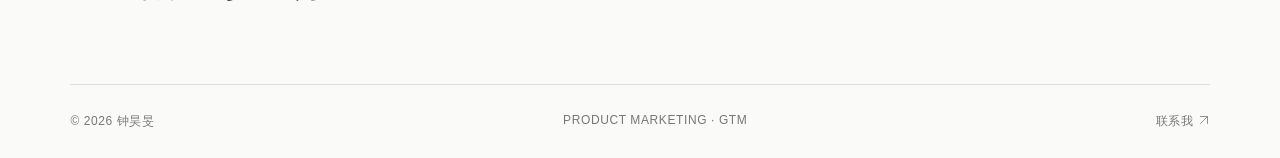
<file: systems/index.html>
<!doctype html><html lang="zh-CN"><head><meta charset="UTF-8"><meta name="viewport" content="width=device-width, initial-scale=1"><meta name="description" content="钟昊旻的产品营销与 GTM 作品集。以 Whatabar 美国消费品牌为案例，呈现市场洞察、品牌建设、新品上市与营销运营经验。"><title>方法沉淀 · 钟昊旻</title><link rel="stylesheet" href="/style.css?v=refresh4"><link rel="icon" href="data:image/svg+xml,%3Csvg xmlns=%27http://www.w3.org/2000/svg%27 viewBox=%270 0 64 64%27%3E%3Crect width=%2764%27 height=%2764%27 rx=%2716%27 fill=%27%23622baa%27/%3E%3Ctext x=%2713%27 y=%2747%27 font-size=%2743%27 fill=%27white%27%3EH%3C/text%3E%3C/svg%3E"></head><body><header><a class="wordmark" href="/">HAOMIN<span>ZHONG</span></a><nav aria-label="主导航"><a href="/#work">作品</a><a href="/#about">关于我</a><a class="nav-resume" href="/assets/resume.pdf" target="_blank" rel="noopener">简历 <svg class="ui-arrow" aria-hidden="true" viewBox="0 0 24 24" fill="none"><path d="M5 19 19 5M5 5h14v14" stroke="currentColor" stroke-width="1.6" stroke-linecap="round" stroke-linejoin="round"/></svg></a></nav></header><main><section class="detail-head wrap"><a class="back" href="/#work">← 返回作品总览</a><div class="eyebrow">CHAPTER 06 / REPEATABLE SYSTEMS</div><h1>把一次经验，留下来反复使用。</h1><p class="detail-lead">把新品上市与日常营销中的协作经验，整理成可复用的执行方法。</p><div class="project-facts"><div><span>品牌 / 市场</span><p>Whatabar / 美国</p></div><div><span>我的职责</span><p>流程梳理 · 模板沉淀 · 跨部门协作标准化</p></div><div><span>项目产出</span><p>5+ 份 SOP / 多类营销协作流程</p></div></div></section><div class="chapter-nav" aria-label="案例章节"><a href="/research/" >01 市场调研</a><a href="/brand/" >02 建立品牌</a><a href="/launch/" >03 推动上市</a><a href="/channel/" >04 线下支持</a><a href="/delivery/" >05 物料运营管理</a><a href="/systems/" aria-current="page">06 方法沉淀</a></div><section class="wrap ops-intro"><div class="eyebrow">FROM EXPERIENCE TO PRACTICE</div><h2 class="systems-heading">把执行经验，变成可复用的方法。</h2><p class="systems-intro">在新品上市基本完成后，围绕公司内部协作方式整理工作经验：将关键步骤、交付物与检查标准写清楚，让后续项目和新人接手有据可依。</p><div class="sop-tags"><span>内容策划</span><span>产品宣传视频</span><span>测评网站合作</span><span>物料下单</span><span>供应商与库存管理</span><span>预算与周期复盘</span></div><section class="sop-module"><div class="sop-module-title"><span>01</span><div><h2>内容策划</h2><p>从账户定位到数据复盘，让内容生产形成完整流程。</p></div></div><div class="sop-rows"><article><span>01</span><h3>定位与研究</h3><div><p>明确目标受众、品牌风格和平台角色；拆解竞品主题、内容形式与互动方式。</p><small>交付物：账户定位与竞品分析</small></div></article><article><span>02</span><h3>选题与排期</h3><div><p>结合用户兴趣、市场热点和历史内容反馈组织选题；安排月度排期，并预留弹性内容。</p><small>交付物：选题库与发布计划</small></div></article><article><span>03</span><h3>内容制作与发布</h3><div><p>明确文案、设计、脚本和制作需求；按平台特点确认形式、时长与发布时间。</p><small>交付物：图文 / 视频素材与发布记录</small></div></article><article><span>04</span><h3>数据回看与优化</h3><div><p>整理曝光、互动等指标，复盘高低表现内容，提炼可复用方法并调整下一轮计划。</p><small>交付物：数据报告与优化建议</small></div></article></div></section><section class="sop-module"><div class="sop-module-title"><span>02</span><div><h2>产品宣传视频</h2><p>用清晰的创意需求与阶段确认，把产品信息转化为成片。</p></div></div><div class="sop-rows"><article><span>01</span><h3>需求与制作资源</h3><div><p>明确产品、受众、核心信息、脚本方向与格式要求；结合过往案例评估制作资源。</p><small>交付物：产品视频 Brief 与参考样片</small></div></article><article><span>02</span><h3>风格与分镜</h3><div><p>确认 Moodboard、分镜和 Storyboard，明确画面风格、镜头表达与制作节点。</p><small>交付物：风格板、分镜与时间表</small></div></article><article><span>03</span><h3>制作与阶段评审</h3><div><p>分阶段查看画面与动画效果，汇总修改意见，对齐产品还原、信息准确性与表达重点。</p><small>交付物：阶段预览与反馈清单</small></div></article><article><span>04</span><h3>成片验收与交付</h3><div><p>核对内容、效果与输出格式，确认成片满足需求，保留项目素材与协作经验。</p><small>交付物：成片与可复用工作记录</small></div></article></div></section><div class="other-sops"><details><summary>测评网站合作流程 <span>展开查看</span></summary><p>明确目标与预算 → 搜索垂直媒体 → 评估地区、内容与费用 → 合作咨询 → 整理合作记录。</p><p>关键资料：媒体清单、筛选条件、咨询邮件模板。</p></details><details><summary>物料管理相关流程 <span>展开查看</span></summary><p>涵盖物料下单、供应商筛选、库存、预算及周期复盘。将实际采购与使用经验整理为执行手册，便于团队交接与持续维护。</p><a class="text-link" href="/delivery/">查看物料运营管理 →</a></details></div><div class="reuse-grid"><div><h3>给执行者</h3><p>知道下一步做什么、需要什么输入。</p></div><div><h3>给协作者</h3><p>对齐时间节点、反馈方式与交付标准。</p></div><div><h3>给后续项目</h3><p>保留模板和经验，减少重复摸索。</p></div></div></section><section class="wrap reflection"><div class="eyebrow">WHAT I LEARNED / 项目复盘</div><ul class="reflection-list"><li><strong>贴近团队实际运行</strong><p>流程需要符合公司内部协作方式，明确关键步骤、负责人和交付标准，方便真正执行。</p></li><li><strong>把经验变为可交接的方法</strong><p>用模板、检查要点和实例降低新人学习成本，并在后续项目中持续更新，而非完成文档后就停止迭代。</p></li></ul></section><a class="wrap next-chapter" href="/#work"><span>回到完整案例</span><h2>从洞察到市场 <svg class="ui-arrow" aria-hidden="true" viewBox="0 0 24 24" fill="none"><path d="M5 19 19 5M5 5h14v14" stroke="currentColor" stroke-width="1.6" stroke-linecap="round" stroke-linejoin="round"/></svg></h2></a></main><footer><span>© 2026 钟昊旻</span><span>PRODUCT MARKETING · GTM</span><a href="mailto:zhm18923486528@qq.com">联系我 <svg class="ui-arrow" aria-hidden="true" viewBox="0 0 24 24" fill="none"><path d="M5 19 19 5M5 5h14v14" stroke="currentColor" stroke-width="1.6" stroke-linecap="round" stroke-linejoin="round"/></svg></a></footer><dialog id="image-viewer" aria-label="作品图片预览"><button type="button" class="viewer-close" aria-label="关闭图片">关闭 ×</button><div class="viewer-stage"></div><p class="viewer-caption"></p></dialog><script src="/script.js?v=refresh4"></script></body></html>
</file>
<file: style.css>
:root{--ink:#202021;--muted:#717174;--purple:#692faf;--paper:#fafaf8;--line:#dededa}*{box-sizing:border-box}html{scroll-behavior:smooth;scroll-padding-top:110px}body{margin:0;background:var(--paper);color:var(--ink);font-family:Inter,"Helvetica Neue","PingFang SC","Microsoft YaHei",Arial,sans-serif;-webkit-font-smoothing:antialiased}a{color:inherit;text-decoration:none}a:focus-visible,video:focus-visible{outline:3px solid var(--purple);outline-offset:6px}img{display:block;max-width:100%;height:auto}p{font-size:16px;line-height:1.9;color:#626265}h1,h2,h3,p,figure{margin:0}header{height:100px;margin:0 5.5%;display:flex;align-items:center;justify-content:space-between;border-bottom:1px solid var(--line)}.wordmark{font-size:21px;font-weight:750;letter-spacing:-1px}.wordmark span{font-weight:400;margin-left:6px}nav{display:flex;gap:34px;font-size:14px;align-items:center}.nav-resume{border:1px solid #bcbcb9;border-radius:50px;padding:10px 20px}.wrap{width:89%;max-width:1320px;margin-left:auto;margin-right:auto}.eyebrow,.section-label,.card-meta{font-size:12px;letter-spacing:1.8px;font-weight:550}.hero{position:relative;padding-top:66px;padding-bottom:62px}.hero h1{font-size:clamp(80px,10vw,150px);font-weight:550;line-height:1.13;letter-spacing:-7px;margin-top:35px}.purple{color:var(--purple)}.hero-bottom{display:flex;align-items:flex-end;justify-content:space-between;margin-top:34px}.intro-name{font-size:20px;color:var(--ink);margin-bottom:9px}.hero-bottom p:not(.intro-name){font-size:16px}.hero-side{position:absolute;right:0;top:195px;display:flex;flex-direction:column;gap:12px;font-size:12px;letter-spacing:1.3px;color:var(--muted)}.circle-link{border:1px solid #aaa;border-radius:50%;width:64px;height:64px;display:grid;place-items:center;font-size:27px;transition:background .2s}.circle-link:hover{background:#e7dff0}.section-label{display:flex;justify-content:space-between;border-top:1px solid var(--line);padding-top:22px;margin-bottom:34px;color:#707074}.work{padding-top:26px}.featured{display:grid;grid-template-columns:1fr 1fr;background:#f0eef3;overflow:hidden;min-height:540px}.featured-copy{padding:55px 45px;display:flex;flex-direction:column;justify-content:center}.featured h2{font-size:clamp(32px,3.8vw,53px);font-weight:550;letter-spacing:-1.5px;line-height:1.35;margin:36px 0 24px}.featured p{font-size:15px;line-height:1.9}.text-link{display:inline-block;font-size:14px;margin-top:32px;border-bottom:1px solid #777;padding-bottom:8px;align-self:flex-start}.text-link b{font-size:20px;margin-left:38px;font-weight:400}.featured-image{background:#e4dcf0;display:flex;justify-content:center;padding:28px}.featured-image img{height:540px;width:auto;object-fit:contain;transition:transform .5s}.featured:hover img{transform:scale(1.025)}.case-intro{display:grid;grid-template-columns:1fr 1fr;gap:60px;padding:110px 0 48px}.case-intro h2{font-size:37px;font-weight:500;line-height:1.5;margin-top:20px;letter-spacing:-1px}.case-intro>div:last-child{padding-top:33px;max-width:480px}.muted{margin-top:15px;color:#888}.metrics{display:grid;grid-template-columns:repeat(3,1fr);padding:26px 0 35px;border-top:1px solid var(--line);border-bottom:1px solid var(--line);margin-bottom:65px}.metrics>div{padding-left:30px;border-left:1px solid var(--line)}.metrics>div:first-child{padding-left:0;border:0}.metrics strong{font-size:53px;font-weight:450;letter-spacing:-2px}.metrics strong span{font-size:16px;letter-spacing:0}.metrics p{font-size:14px;margin-top:6px}.chapter-grid{display:grid;grid-template-columns:1fr 1fr;gap:65px 34px}.card-image{position:relative;background:#ededeb;aspect-ratio:1.5;overflow:hidden;display:grid;place-items:center;padding:30px}.card-image img{width:100%;height:100%;object-fit:contain;transition:transform .4s}.card-image.launch{background:#e6dcef}.card-image.launch img{width:auto;max-height:285px}.card-image.channel,.card-image.delivery{background:#eae9e6}.card-number{position:absolute;top:18px;left:20px;font-size:13px}.card-arrow{position:absolute;right:18px;bottom:15px;font-size:25px}.chapter-card:hover .card-image img{transform:scale(1.035)}.card-meta{color:var(--muted);font-size:11px;margin:23px 0 12px}.chapter-card h3{font-size:28px;font-weight:500}.chapter-card p{font-size:15px;margin-top:12px;max-width:92%}.about{padding-top:120px;margin-top:30px}.about-grid{display:grid;grid-template-columns:1fr 1fr;gap:70px;padding:30px 0 95px}.about h2{font-size:clamp(34px,4.2vw,57px);line-height:1.5;font-weight:500;letter-spacing:-2px}.about p{margin-bottom:20px}.about .large-copy{font-size:21px;line-height:1.7;color:var(--ink)}.skills{display:flex;flex-wrap:wrap;gap:8px;margin:24px 0 10px}.skills span{font-size:13px;border:1px solid #d4d4d0;padding:7px 13px;border-radius:30px}.contact{padding:65px 0 90px;border-top:1px solid var(--line)}.contact h2{font-size:clamp(36px,5vw,66px);line-height:1.4;font-weight:500;letter-spacing:-2px;margin:24px 0}.contact>a{font-size:clamp(16px,2.2vw,27px);border-bottom:1px solid #888;padding-bottom:8px;display:inline-block;overflow-wrap:anywhere}.contact p{margin-top:28px;font-size:14px}footer{margin:0 5.5%;border-top:1px solid var(--line);padding:28px 0;display:flex;justify-content:space-between;font-size:12px;letter-spacing:.6px;color:#777}.detail-head{padding-top:32px}.back{font-size:14px;color:#747477;display:inline-block;margin-bottom:60px}.detail-head h1{font-size:clamp(37px,5.4vw,74px);line-height:1.35;font-weight:500;letter-spacing:-2px;margin:25px 0}.detail-lead{max-width:730px;font-size:19px}.project-facts{display:grid;grid-template-columns:1fr 1.8fr 1.2fr;gap:36px;margin:50px 0 38px;border-top:1px solid var(--line);padding-top:23px}.project-facts span{font-size:12px;color:#888}.project-facts p{font-size:14px;color:#333;margin-top:9px}.chapter-nav{position:sticky;top:0;z-index:5;display:flex;justify-content:center;gap:30px;background:rgba(250,250,248,.97);border-top:1px solid var(--line);border-bottom:1px solid var(--line);padding:20px;font-size:14px;overflow-x:auto}.chapter-nav a{white-space:nowrap}.chapter-nav a[aria-current]{color:var(--purple);font-weight:600}.showcase{margin-top:45px;background:#efefec;padding:38px}.showcase>img{max-height:650px;object-fit:contain;width:100%}.showcase.channel-show>img,.showcase.delivery-show>img{max-height:420px}.showcase figcaption,figcaption,.caption{font-size:12px;color:#777;margin-top:15px;line-height:1.7}.launch-show{display:grid;grid-template-columns:1fr 1fr;gap:35px;background:#eee8f3}.launch-show img,.launch-show video{width:100%;height:590px;object-fit:contain}.launch-show video{background:#1d1725}.story{display:grid;grid-template-columns:1fr 2fr;gap:70px;padding-top:80px}.story-label{font-size:12px;letter-spacing:1px;line-height:2;color:#747477}.story-label span{letter-spacing:0}.story h2{font-size:30px;line-height:1.5;font-weight:500;margin-bottom:22px}.story p{max-width:800px}.step{display:flex;gap:25px;padding:0 0 30px;margin-bottom:30px;border-bottom:1px solid var(--line)}.step>span{color:var(--purple);font-size:14px;padding-top:8px}.step h3{font-weight:500;font-size:23px;margin-bottom:13px}.phase-grid{display:grid;grid-template-columns:repeat(3,1fr);gap:25px;margin-top:35px}.phase-grid article{background:#efedf2;padding:28px}.phase-grid span{font-size:12px;color:var(--purple)}.phase-grid h3{font-size:21px;font-weight:500;margin:24px 0 15px}.phase-grid p{font-size:15px}.gallery-section{padding-top:70px}.gallery{display:grid;grid-template-columns:1fr 1fr;gap:22px;align-items:start}.gallery a{padding:20px;background:#efefec}.gallery img{width:100%;object-fit:contain;max-height:520px}.gallery.portrait{grid-template-columns:repeat(3,1fr)}.gallery.portrait a{padding:0;background:transparent}.reflection{padding:42px;margin-top:70px;background:#eeedf0}.reflection p{font-size:22px;line-height:1.9;color:#45404a;margin-top:22px;max-width:950px}.next-chapter{display:block;padding:65px 0 75px}.next-chapter span{font-size:13px;color:#777}.next-chapter h2{font-size:42px;font-weight:500;margin-top:15px}.table-wrap{overflow:auto}table{width:100%;border-collapse:collapse;font-size:14px;line-height:1.8;min-width:560px}th,td{text-align:left;padding:20px;border-bottom:1px solid var(--line)}th{background:#efedf2;font-weight:500}@media(min-width:1600px){.hero h1{font-size:150px}}@media(max-width:800px){header{height:80px}.wordmark{font-size:17px}nav{gap:18px;font-size:13px}.nav-resume{padding:7px 13px}.hero{padding-top:45px}.hero h1{font-size:90px;letter-spacing:-5px}.hero-side{position:static;flex-direction:row;flex-wrap:wrap;font-size:10px;margin-top:30px;gap:15px}.featured-copy{padding:32px 25px}.featured{min-height:0}.featured h2{font-size:32px;margin-top:24px}.featured-image{padding:20px 10px}.featured-image img{height:410px}.featured p{font-size:14px}.case-intro{gap:30px;padding-top:75px}.case-intro h2{font-size:29px}.chapter-grid{gap:45px 22px}.card-image{padding:20px;aspect-ratio:1.25}.card-image.launch img{max-height:220px}.about-grid{gap:35px}.chapter-nav{justify-content:flex-start;gap:25px;padding:17px 5.5%}.project-facts{gap:20px;grid-template-columns:1fr 1.5fr}.project-facts>div:last-child{grid-column:1/-1}.launch-show img,.launch-show video{height:400px}.story{gap:30px;grid-template-columns:1fr 3fr}.phase-grid{gap:12px}.phase-grid article{padding:20px}.phase-grid h3{font-size:18px}footer>span:nth-child(2){display:none}}
@media(max-width:540px){header{margin:0 6%}.wrap{width:88%}.wordmark span{display:block;margin:0;font-size:12px;letter-spacing:1px}.hero{padding-top:36px;padding-bottom:32px}.hero h1{font-size:76px;margin-top:28px;letter-spacing:-4px}.hero-bottom{margin-top:25px}.hero-side{font-size:10px;letter-spacing:.4px}.eyebrow,.section-label{font-size:10px;letter-spacing:1px}.section-label{gap:15px}.section-label>span:last-child{max-width:140px;text-align:right}.intro-name{font-size:18px}.hero-bottom p:not(.intro-name){font-size:14px}.circle-link{width:46px;height:46px}.featured{grid-template-columns:1fr}.featured-copy{padding:30px}.featured h2{font-size:36px;margin:23px 0 16px}.featured-image{padding:25px}.featured-image img{height:auto;max-height:470px;max-width:100%}.case-intro{grid-template-columns:1fr;gap:22px;padding:65px 0 32px}.case-intro>div:last-child{padding:0}.case-intro h2{font-size:30px}.metrics{padding-top:23px;margin-bottom:38px}.metrics strong{font-size:37px}.metrics strong span{font-size:12px}.metrics>div{padding-left:15px}.metrics p{font-size:11px}.chapter-grid{grid-template-columns:1fr;gap:36px}.card-image{aspect-ratio:1.5}.card-image.launch img{max-height:245px}.card-meta{margin-top:18px}.chapter-card h3{font-size:26px}.about{padding-top:70px}.about-grid{grid-template-columns:1fr;gap:30px;padding:10px 0 55px}.about h2{font-size:39px;line-height:1.4}.contact{padding:42px 0 60px}.contact h2{font-size:36px;letter-spacing:-1px}.contact>a{font-size:16px}footer{font-size:11px}.back{margin-bottom:35px}.detail-head h1{font-size:40px}.detail-lead{font-size:17px}.project-facts{grid-template-columns:1fr;gap:20px;margin-top:30px}.project-facts>div:last-child{grid-column:auto}.chapter-nav{font-size:13px}.showcase{padding:16px;margin-top:25px}.launch-show{gap:18px}.launch-show img,.launch-show video{height:auto;max-height:360px}.story{grid-template-columns:1fr;gap:20px;padding-top:48px}.story-label br{display:none}.story-label span{margin-left:15px}.story h2{font-size:26px}.step{gap:16px}.step h3{font-size:22px}.phase-grid{grid-template-columns:1fr}.phase-grid h3{font-size:21px;margin-top:15px}.gallery,.gallery.portrait{grid-template-columns:1fr 1fr;gap:12px}.gallery a{padding:10px}.gallery-section{padding-top:45px}.reflection{padding:25px;margin-top:45px}.reflection p{font-size:18px}.next-chapter h2{font-size:34px}.next-chapter{padding:45px 0}}
@media(prefers-reduced-motion:reduce){html{scroll-behavior:auto}*{transition:none!important}}
/* Revision 2: deeper project evidence, consistent image treatments. */
.metrics{grid-template-columns:repeat(4,1fr)}
.challenge-list{margin:0;padding-left:22px;color:#626265;font-size:16px;line-height:1.9}.challenge-list li{padding-left:5px;margin-bottom:15px}.challenge-list li::marker{color:var(--purple)}
.gallery.triple,.gallery.portrait{grid-template-columns:repeat(3,minmax(0,1fr));gap:28px 22px}.output-item{min-width:0}.gallery .output-item>a{display:grid;place-items:center;padding:16px;background:#efefec;aspect-ratio:1.55}.gallery .output-item img{width:100%;height:100%;max-height:none;object-fit:contain}.gallery .output-item figcaption{margin-top:12px;font-size:12px;line-height:1.6;letter-spacing:.1px}.gallery.portrait .output-item>a{padding:0;aspect-ratio:1638/1795;background:#eee9f4}.gallery.portrait .output-item>a>img{height:100%;object-fit:contain}.gallery.portrait .output-item:last-child>a{padding:20px}.gallery.portrait .output-item:last-child img{height:auto}.output-item a:hover{outline:1px solid #a286be;outline-offset:3px}
.poster-crop{display:block;position:relative;overflow:hidden;aspect-ratio:1638/1795;width:100%;min-width:0;line-height:0}.poster-crop>img{position:absolute!important;inset:0 auto auto 0!important;width:100%!important;height:auto!important;max-height:none!important;object-fit:initial!important;transform:none!important}.featured-image .poster-crop{max-width:460px;align-self:center}.featured-image{padding:28px;align-items:center}.card-image.launch>.poster-crop{height:100%;width:auto;aspect-ratio:1638/1795;max-width:100%}.launch-show>div{display:flex;align-items:center;justify-content:center}.launch-show .poster-crop{width:min(100%,430px)}.launch-show figure{min-width:0}.launch-show video{height:560px}.phase-grid ul{margin:0;padding-left:18px;color:#626265;font-size:15px;line-height:1.9}.phase-grid li{margin-bottom:16px}.phase-grid b{color:#49424e;font-weight:550}.phase-grid article{padding:28px 24px}.phase-grid span{font-size:11px}.web-feature{background:#eaf4f6;padding:40px;display:grid;grid-template-columns:1.4fr 1fr;align-items:center;gap:40px}.web-feature img{width:100%}.web-feature h3{font-size:27px;line-height:1.55;font-weight:500;margin:18px 0}.website-grid{display:grid;grid-template-columns:repeat(3,minmax(0,1fr));gap:22px;margin-top:25px}.website-grid figure{background:#eaf4f6;padding:18px}.website-grid img{aspect-ratio:1.5;width:100%;object-fit:contain}.website-grid figcaption{font-size:13px;margin-top:15px}.delivery-show>img{max-height:540px!important}.gallery.triple .output-item:has(img[src*="ops-"])>a,.gallery.triple .output-item:has(img[src*="sop-"])>a{aspect-ratio:.78;padding:20px}
dialog#image-viewer{border:0;padding:55px 24px 24px;background:#fafaf8;width:min(1100px,94vw);max-height:94vh;color:#202021;overflow:auto}dialog::backdrop{background:rgba(20,17,25,.82)}.viewer-close{position:sticky;float:right;top:0;z-index:3;border:1px solid #b0aab5;background:#fafaf8;color:#202021;padding:10px 18px;border-radius:24px;cursor:pointer;font:inherit;font-size:14px;margin-top:-42px}.viewer-stage{display:flex;justify-content:center;align-items:center;min-width:0}.viewer-stage>img{max-height:75vh;max-width:100%;object-fit:contain}.viewer-stage .poster-crop{max-width:min(680px,65vh)}.viewer-caption{text-align:center;font-size:14px;margin-top:18px}
@media(max-width:800px){.metrics strong{font-size:40px}.metrics>div{padding-left:18px}.metrics p{font-size:12px}.gallery.triple,.gallery.portrait{gap:22px 14px}.phase-grid{grid-template-columns:1fr}.phase-grid article{padding:30px}.phase-grid h3{font-size:23px}.phase-grid ul{display:grid;grid-template-columns:1fr 1fr;gap:12px 35px}.phase-grid li{margin:0}.web-feature{grid-template-columns:1fr;padding:30px;gap:25px}.launch-show video{height:400px}.featured-image{padding:20px}.website-grid{gap:12px}.website-grid figure{padding:12px}.gallery.triple .output-item>a{padding:10px}}
@media(max-width:540px){.metrics{grid-template-columns:1fr 1fr;row-gap:25px}.metrics>div:nth-child(3){border-left:0;padding-left:0}.metrics strong{font-size:39px}.metrics p{font-size:13px}.gallery.triple,.gallery.portrait{grid-template-columns:1fr;gap:28px}.gallery .output-item figcaption{font-size:13px}.gallery .output-item>a{padding:15px}.gallery.portrait .output-item:last-child>a{aspect-ratio:1.3}.gallery.triple .output-item:has(img[src*="ops-"])>a,.gallery.triple .output-item:has(img[src*="sop-"])>a{aspect-ratio:.85}.phase-grid ul{display:block}.phase-grid li{margin-bottom:18px}.phase-grid article{padding:25px}.website-grid{grid-template-columns:1fr;gap:20px}.website-grid img{aspect-ratio:1.6}.website-grid figure{padding:20px}.web-feature{padding:25px}.web-feature h3{font-size:24px}.launch-show{grid-template-columns:1fr}.launch-show video{height:auto;max-height:600px}.featured-image{padding:25px}.poster-crop{max-width:100%}.card-image.launch>.poster-crop{max-height:240px}}
/* Revision 3: process-led case presentation and isolated merchandising. */
.reflection-list{list-style:none;padding:0;margin:28px 0 0;display:grid;gap:25px}.reflection-list li{border-top:1px solid #d9d3df;padding-top:22px}.reflection-list strong{font-size:20px;font-weight:550}.reflection-list p{font-size:16px!important;line-height:1.85!important;margin-top:9px!important}.launch-show{align-items:start;grid-template-columns:1fr 1fr;gap:32px}.launch-show figure{width:100%;min-width:0}.media-window{width:100%;aspect-ratio:9/16;display:flex;align-items:center;justify-content:center;background:#21172e;overflow:hidden}.launch-show .media-window video{width:100%;height:100%;max-height:none;object-fit:contain}.launch-show .media-window .poster-crop{width:100%;max-width:none}.launch-show figcaption{margin-top:12px;min-height:22px}.phase-grid ul{list-style:none;padding:0;display:block}.phase-grid li{margin:0;padding:18px 0;border-top:1px solid #d9d1e3;min-height:108px}.phase-grid li b{display:block;margin-bottom:6px}.phase-grid li{font-size:14px}.phase-grid h3{min-height:32px}.phase-grid article{padding:28px}.merch-hero{padding-top:48px}.merch-extract{width:100%;aspect-ratio:1.6;overflow:hidden;position:relative;background:white}.merch-extract img{position:absolute;width:186.18%;max-width:none;left:-71.82%;top:-40.57%;height:auto}.material-scope{display:grid;grid-template-columns:1fr 1fr 1fr;gap:35px;margin-top:32px}.material-scope h3{font-size:19px;font-weight:500;margin-bottom:12px}.material-scope p{font-size:15px}.merch-pair{display:grid;grid-template-columns:1.45fr 1fr;gap:25px}.merch-object{height:340px;background:white;display:flex;align-items:center;justify-content:center;padding:30px}.shirt-pair{display:flex;gap:14px;width:100%;align-items:center;justify-content:center}.shirt-extract{position:relative;overflow:hidden;aspect-ratio:450/410;width:48%;clip-path:polygon(0 19%,17%11%,35%0,44%1%,51%3%,59%1%,66%0,83%11%,100%19%,94%40%,84%37%,81%98%,19%100%,17%37%,5%40%)}.shirt-extract img{position:absolute;max-width:none;width:444.444%;height:auto;left:-17.778%;top:-148.78%}.shirt-extract.back img{left:-120%}.card-extract{position:relative;width:100%;max-width:330px;aspect-ratio:148/97;overflow:hidden}.card-extract img{position:absolute;width:208.108%;max-width:none;height:auto;left:-84.46%;top:-30.92%}.ops-intro{padding-top:65px}.capability-triplet{display:grid;grid-template-columns:repeat(3,1fr);gap:30px;margin-bottom:65px}.capability-triplet article{padding:32px 25px;background:#eeebf2}.capability-triplet span{font-size:11px;letter-spacing:.8px;color:var(--purple)}.capability-triplet h3{font-size:27px;font-weight:500;margin:22px 0 14px}.capability-triplet p{font-size:15px}.delivery-flow{list-style:none;padding:0;margin:0;display:grid;grid-template-columns:repeat(3,1fr);gap:0}.delivery-flow li{padding:26px;border-left:1px solid #ddd6e4;border-bottom:1px solid #ddd6e4}.delivery-flow li:nth-child(3n+1){border-left:0}.delivery-flow span{color:#8a60b7;font-size:26px;font-weight:400}.delivery-flow h3{font-size:21px;font-weight:500;margin:16px 0 10px}.delivery-flow p{font-size:15px}.delivery-flow small{display:block;margin-top:20px;color:#796d86;font-size:13px;line-height:1.6}.inspiration-strip{margin-top:40px;padding:32px;background:#f0eef3}.inspiration-strip h3{font-size:24px;font-weight:500;margin:15px 0}.inspiration-strip p{line-height:2;font-size:16px}.systems-heading{font-size:36px;font-weight:500;margin:20px 0}.systems-intro{max-width:820px}.sop-tags{display:flex;flex-wrap:wrap;gap:10px;margin:27px 0 60px}.sop-tags span{border:1px solid #ccc4d3;border-radius:25px;padding:8px 16px;font-size:13px;color:#6a547b}.sop-module{margin:0 0 65px}.sop-module-title{display:flex;gap:25px;align-items:flex-start;border-top:1px solid #cfc7d7;padding-top:25px}.sop-module-title>span{font-size:36px;color:#8b64b0}.sop-module-title h2{font-size:30px;font-weight:500;margin-bottom:13px}.sop-rows{margin-top:30px}.sop-rows article{display:grid;grid-template-columns:50px 180px 1fr;gap:24px;padding:27px 24px;border-bottom:1px solid #ddd7e4;align-items:start}.sop-rows article:nth-child(odd){background:#f0edf4}.sop-rows article>span{font-size:14px;color:var(--purple);padding-top:6px}.sop-rows h3{font-size:19px;font-weight:500;line-height:1.6}.sop-rows p{font-size:16px}.sop-rows small{display:block;font-size:13px;margin-top:12px;color:#786188;line-height:1.8}.other-sops details{border-top:1px solid #d6cfdf;padding:22px 0}.other-sops summary{font-size:20px;cursor:pointer;line-height:1.8}.other-sops summary span{float:right;font-size:13px;color:#786188}.other-sops details p{padding:15px 20px 0}.reuse-grid{display:grid;grid-template-columns:repeat(3,1fr);gap:25px;margin-top:40px}.reuse-grid>div{border-left:2px solid #9b7ab7;padding:12px 0 12px 20px}.reuse-grid h3{font-size:19px;font-weight:500;margin-bottom:12px}.reuse-grid p{font-size:15px}.mini-system{padding:25px;display:flex;flex-direction:column;gap:26px;align-items:flex-start;width:100%;color:#6a338f}.mini-system span{font-size:12px;letter-spacing:2px}.mini-system strong{font-size:clamp(24px,3vw,40px);font-weight:500;line-height:1.3}.mini-system em{font-size:13px;font-style:normal;line-height:1.8}.card-image.delivery,.card-image.systems{background:#ece7f0}
@media(max-width:800px){.capability-triplet{gap:15px}.capability-triplet article{padding:22px}.material-scope{gap:20px}.merch-object{height:280px;padding:15px}.sop-rows article{grid-template-columns:30px 130px 1fr;gap:14px}.phase-grid li{min-height:0}.delivery-flow li{padding:22px}.launch-show .media-window video{max-height:none}.phase-grid ul{display:grid;grid-template-columns:1fr 1fr;gap:0 25px}.merch-extract{aspect-ratio:1.6}}
@media(max-width:540px){.launch-show{grid-template-columns:1fr;gap:25px}.media-window{max-height:none}.phase-grid ul{display:block}.material-scope,.capability-triplet,.reuse-grid{grid-template-columns:1fr}.material-scope{gap:24px}.merch-pair{grid-template-columns:1fr}.merch-object{height:280px;padding:25px}.merch-extract{aspect-ratio:1.6}.delivery-flow{grid-template-columns:1fr 1fr}.delivery-flow li:nth-child(3n+1){border-left:1px solid #ddd6e4}.delivery-flow li:nth-child(odd){border-left:0}.delivery-flow h3{font-size:19px}.delivery-flow p{font-size:14px}.delivery-flow small{font-size:12px}.sop-rows article{grid-template-columns:28px 1fr;gap:10px}.sop-rows article>div{grid-column:2}.sop-module-title h2{font-size:26px}.systems-heading{font-size:30px}.sop-module-title{gap:18px}.inspiration-strip{padding:25px}.mini-system strong{font-size:35px}.other-sops summary{font-size:18px}.other-sops summary span{font-size:12px}}
.merch-extract{aspect-ratio:1090/710}.merch-extract img{width:187.8899%;left:-72.477%;top:-41.55%}

/* Mobile reading and touch layout, September 2026. */
button,a,summary{-webkit-tap-highlight-color:transparent;touch-action:manipulation}
button:focus-visible,summary:focus-visible{outline:3px solid var(--purple);outline-offset:4px}
.menu-toggle,.chapter-toggle{display:none}
header{position:relative}
.wrap>*{min-width:0}
@media(max-width:760px){
 html{scroll-padding-top:76px}
 header{height:76px;margin:0 6%;gap:16px}
 .wordmark{font-size:18px;letter-spacing:-.5px;flex-shrink:0}
 .wordmark span{display:inline;font-size:inherit;letter-spacing:inherit;margin-left:5px}
 .menu-toggle{display:block;min-height:44px;padding:10px 16px;border:1px solid #bcbcb9;border-radius:24px;background:transparent;color:var(--ink);font:inherit;font-size:14px}
 header.mobile-ready nav{display:none;position:absolute;top:75px;left:0;right:0;z-index:20;background:var(--paper);padding:16px;border:1px solid var(--line);box-shadow:0 12px 24px #2020210c;flex-direction:column;align-items:stretch;gap:4px}
 header.mobile-ready.menu-open nav{display:flex}
 header nav a{display:flex;align-items:center;min-height:48px;padding:10px 16px;font-size:16px}
 header nav .nav-resume{border:0;border-radius:0}
 .wrap{width:88%}
 .hero{padding:36px 0 38px}
 .hero h1{font-size:clamp(48px,13vw,88px);letter-spacing:-.045em;line-height:1.2;margin-top:25px}
 .hero-bottom{align-items:flex-start;gap:12px;margin-top:25px}
 .hero-bottom>div{min-width:0;flex:1}
 .hero-bottom p:not(.intro-name){font-size:16px}
 .hero-bottom p br{display:none}
 .intro-name{font-size:19px}
 .circle-link{flex:0 0 44px;width:44px;height:44px}
 .hero-side{position:static;flex-direction:row;flex-wrap:wrap;font-size:12px;letter-spacing:.3px;gap:10px 16px;margin-top:24px}
 .eyebrow,.section-label,.card-meta,.story-label{font-size:12px;letter-spacing:.8px;overflow-wrap:anywhere}
 .section-label{flex-wrap:wrap;gap:12px;margin-bottom:24px}
 .section-label>span:last-child{max-width:none;text-align:left}
 .featured,.case-intro,.about-grid,.story,.launch-show,.material-scope,.capability-triplet,.reuse-grid,.merch-pair{grid-template-columns:minmax(0,1fr)}
 .featured-copy{padding:28px 24px}
 .featured h2{font-size:clamp(28px,7.5vw,40px);letter-spacing:-.025em;margin:20px 0 16px}
 .featured p,.chapter-card p,.capability-triplet p,.material-scope p,.delivery-flow p,.reuse-grid p,.phase-grid li{font-size:16px}
 .featured-image{padding:20px 24px 28px}
 .featured-image .poster-crop{width:100%;max-width:420px}
 .case-intro{gap:24px;padding:56px 0 30px}
 .case-intro>div:last-child{padding:0;max-width:none}
 .case-intro h2{font-size:30px}
 .metrics{grid-template-columns:repeat(2,minmax(0,1fr));gap:24px 0;margin-bottom:38px}
 .metrics>div{padding-left:16px}
 .metrics>div:nth-child(odd){border-left:0;padding-left:0}
 .metrics strong{font-size:40px}
 .metrics strong span,.metrics p{font-size:14px}
 .chapter-grid{grid-template-columns:minmax(0,1fr);gap:36px}
 .chapter-card p{max-width:100%}
 .card-image{aspect-ratio:1.5;padding:24px}
 .mini-system{padding:8px;gap:18px}
 .mini-system strong{font-size:clamp(26px,8vw,40px)}
 .mini-system em{font-size:14px}
 .about{padding-top:64px}.about-grid{gap:30px;padding:8px 0 50px}
 .about h2{font-size:clamp(30px,8vw,42px);letter-spacing:-.03em}
 .skills span,.sop-tags span{font-size:14px}
 .contact{padding:40px 0 55px}.contact h2{font-size:clamp(28px,8vw,40px);letter-spacing:-.03em}
 .text-link,.back{min-height:44px;line-height:1.8;font-size:15px}
 .detail-head{padding-top:24px}.back{margin-bottom:25px}
 .detail-head h1{font-size:clamp(28px,8vw,42px);letter-spacing:-.025em;overflow-wrap:anywhere}
 .detail-lead{font-size:17px}
 .project-facts{grid-template-columns:minmax(0,1fr);gap:20px;margin:30px 0}
 .project-facts p,.project-facts span{font-size:14px}
 .chapter-nav.mobile-ready{display:block;padding:0 6%;overflow:visible}
 .chapter-toggle{display:flex;align-items:center;justify-content:space-between;width:100%;min-height:56px;border:0;background:transparent;font:inherit;font-size:14px;color:var(--purple);text-align:left;gap:15px}
 .chapter-nav.mobile-ready>a{display:none;min-height:44px;padding:12px 4px;font-size:14px;white-space:normal}
 .chapter-nav.chapters-open{max-height:75vh;max-height:75dvh;overflow-y:auto;padding-bottom:12px}
 .chapter-nav.chapters-open>a{display:block}
 .story{gap:18px;padding-top:48px}.story-label br{display:none}.story-label span{margin-left:12px}
 .story h2{font-size:26px}.step{gap:14px}.step>div{min-width:0}.step h3{font-size:22px}
 .showcase{padding:14px;margin-top:24px}.launch-show{gap:24px}
 .media-window{max-width:400px;margin:auto}.launch-show figure{min-width:0}
 .phase-grid ul{display:block}.phase-grid article{padding:24px}.phase-grid h3{font-size:22px}
 .gallery,.gallery.triple,.gallery.portrait,.website-grid{grid-template-columns:minmax(0,1fr);gap:24px}
 .gallery.portrait .output-item:last-child>a{aspect-ratio:1638/1795;padding:0}
 .gallery-section{padding-top:44px}.gallery .output-item figcaption,figcaption,.caption{font-size:14px;line-height:1.7}
 .web-feature{padding:24px;gap:20px}
 .material-scope{gap:24px}.merch-object{height:auto;min-height:220px;padding:24px}
 .capability-triplet{gap:16px;margin-bottom:40px}.capability-triplet article{padding:24px}
 .capability-triplet span,.phase-grid span{font-size:12px}
 .delivery-flow{grid-template-columns:minmax(0,1fr)}
 .delivery-flow li,.delivery-flow li:nth-child(3n+1){border-left:0;padding:24px 0}
 .delivery-flow small,.sop-rows small{font-size:14px}
 .sop-rows article{grid-template-columns:26px minmax(0,1fr);gap:10px;padding:22px 16px}
 .sop-rows article>div{grid-column:2}.sop-module-title{gap:16px}.sop-module-title>div{min-width:0}
 .sop-module-title h2{font-size:26px}.sop-module-title>span{font-size:28px}
 .other-sops summary{min-height:48px;font-size:18px}.other-sops summary span{float:none;display:block;font-size:14px;margin-top:6px}
 .reflection{padding:24px;margin-top:44px}.reflection-list strong{font-size:19px}
 .next-chapter{padding:40px 0}.next-chapter h2{font-size:30px}
 .table-wrap{max-width:100%;overscroll-behavior-x:contain;-webkit-overflow-scrolling:touch}
 th,td{padding:14px}
 dialog#image-viewer{width:calc(100% - 20px);max-width:none;max-height:92vh;max-height:92dvh;padding:60px 12px 20px}
 .viewer-close{min-height:44px;min-width:80px;top:0}.viewer-stage{overflow:auto;align-items:flex-start;justify-content:flex-start;touch-action:pan-x pan-y pinch-zoom}
 .viewer-stage>img{margin:auto;max-height:none}.viewer-stage .poster-crop{margin:auto}
 footer{margin:0 6%;font-size:12px;gap:16px;flex-wrap:wrap;align-items:center}footer a{min-height:44px;display:flex;align-items:center}
}

/* Personal portrait: original editorial warmth within the About section. */
.about-with-portrait{grid-template-columns:minmax(0,.9fr) minmax(0,1.1fr);align-items:start;gap:clamp(32px,6vw,85px)}
.about-portrait{max-width:440px;width:100%;background:#e8d9cc}
.about-portrait img{width:100%;height:auto;aspect-ratio:4/5;object-fit:cover}
.about-with-portrait h2{font-size:clamp(30px,3.5vw,46px);margin-bottom:30px;line-height:1.4}
@media(max-width:760px){.about-with-portrait{grid-template-columns:minmax(0,1fr);gap:30px}.about-portrait{width:min(100%,280px);margin:0 auto}.about-with-portrait h2{font-size:clamp(28px,7.5vw,36px);margin-bottom:24px}}

/* Approved refresh: editorial portraits, unified covers and distinct mobile chapters. */
.hero-top{display:grid;grid-template-columns:1.05fr 1fr;gap:24px;align-items:center;margin-top:24px}
.hero-top h1{font-size:clamp(76px,9vw,126px);letter-spacing:-.045em;margin:0;position:relative;z-index:1}
.hero-portrait{position:relative;overflow:hidden;aspect-ratio:1.08;min-width:0}
.hero-portrait img{position:absolute;right:0;top:0;height:100%;width:auto;max-width:none;mix-blend-mode:multiply}
.hero-side{position:static;display:grid;grid-template-columns:repeat(3,minmax(0,1fr));gap:0;margin-top:30px;max-width:590px;font-size:12px;line-height:1.6;letter-spacing:1px}
.hero-side>span{padding:4px 22px;border-left:1px solid var(--line)}
.hero-side>span:first-child{border-left:0;padding-left:0}
.hero-bottom{margin-top:24px}
.about-portrait{background:#efedf2}.about-portrait img{aspect-ratio:1;object-fit:contain}
.card-image.full-cover{padding:0;aspect-ratio:1.5}
.card-image.full-cover>img{width:100%;height:100%;max-height:none;object-fit:cover}
.card-image.full-cover .card-number{top:auto;bottom:14px;left:16px;background:rgba(250,250,248,.93);padding:6px 9px;border-radius:2px;font-size:12px;z-index:1}
.card-image.full-cover .card-arrow{display:grid;place-items:center;background:rgba(250,250,248,.93);width:34px;height:34px;border-radius:50%;right:14px;bottom:14px;z-index:1}
.ui-arrow{display:inline-block;width:1em;height:1em;vertical-align:-.12em;flex-shrink:0}
.featured-description p+p{margin-top:10px}
.featured h2{letter-spacing:-.025em}
.text-link{display:inline-flex;align-items:center;gap:24px}.text-link b{display:inline-flex;margin:0}
.chapter-card,button,.nav-resume,.circle-link,.text-link,.zoom-image,.next-chapter{transition:transform .18s ease,background-color .2s ease,border-color .2s ease,box-shadow .2s ease,color .2s ease}
.ui-arrow{transition:transform .2s ease}
@media(hover:hover) and (pointer:fine){
 .chapter-card:hover{transform:translateY(-4px)}
 .chapter-card:hover .card-image img{transform:scale(1.018)}
 .chapter-card:has(.full-cover):hover .card-image img{transform:none}
 .nav-resume:hover,.menu-toggle:hover,.viewer-close:hover,.circle-link:hover{background:#e7e1ed;border-color:#9984ae}
 .text-link:hover,.next-chapter:hover{color:var(--purple)}
 a:hover .ui-arrow{transform:translate(2px,-2px)}
 .zoom-image:hover{box-shadow:0 6px 20px #30243712}
}
button:active,.nav-resume:active,.circle-link:active,.text-link:active,.chapter-card:active{transform:scale(.985)}
@keyframes panel-enter{from{opacity:0;transform:translateY(-7px)}to{opacity:1;transform:translateY(0)}}
dialog[open]{animation:panel-enter .2s ease-out}
dialog[open]::backdrop{animation:backdrop-enter .2s ease-out}
@keyframes backdrop-enter{from{opacity:0}to{opacity:1}}
@media(max-width:760px){
 .hero-top{grid-template-columns:minmax(0,1fr) minmax(0,.95fr);gap:8px;margin-top:24px;align-items:center}
 .hero-top h1{font-size:clamp(34px,8.4vw,62px);line-height:1.2;letter-spacing:-.04em}
 .hero-portrait{aspect-ratio:.78;max-height:230px}
 .hero-side{width:100%;max-width:none;font-size:12px;line-height:1.5;letter-spacing:.35px;margin-top:26px}
 .hero-side>span{padding:0 8px;text-align:center}.hero-side>span:first-child{padding-left:0}
 .hero{padding-top:28px;padding-bottom:30px}
 .intro-name{font-size:18px}.hero-bottom p:not(.intro-name){line-height:1.75}
 .about-portrait{width:min(100%,280px)}
 .featured-copy{padding:26px 22px}.featured h2{font-size:clamp(24px,6.6vw,32px);line-height:1.45;letter-spacing:0;word-break:keep-all}
 .featured p{font-size:16px;line-height:1.75;text-align:left}
 .featured-description p+p{margin-top:10px}
 .featured .text-link{font-size:14px;gap:18px;margin-top:24px;min-height:44px}
 .chapter-grid{gap:30px}
 .chapter-card{display:block;border:1px solid #dcd8e1;background:#fff;overflow:hidden;padding-bottom:22px;border-radius:3px;box-shadow:0 3px 10px #30243704}
 .chapter-card .card-image{margin:0;border-bottom:1px solid #e6e2e9;aspect-ratio:1.5}
 .chapter-card .card-meta{margin:20px 20px 10px;font-size:12px;line-height:1.55;letter-spacing:.65px}
 .chapter-card h3{margin:0 20px;font-size:22px;line-height:1.5;font-weight:550}
 .chapter-card p{margin:10px 20px 0;max-width:none;font-size:16px;line-height:1.75}
 header.mobile-ready nav{display:flex;visibility:hidden;opacity:0;transform:translateY(-6px);pointer-events:none;transition:opacity .18s ease,transform .18s ease,visibility .18s}
 header.mobile-ready.menu-open nav{visibility:visible;opacity:1;transform:translateY(0);pointer-events:auto}
 .chapter-nav.chapters-open>a{animation:panel-enter .18s ease-out}
}
@media(prefers-reduced-motion:reduce){
 html{scroll-behavior:auto}*,*::before,*::after{animation:none!important;transition:none!important}
 .chapter-card:hover,.chapter-card:active,a:hover .ui-arrow,button:active{transform:none!important}
}

/* Consistent chapter badges, desktop and mobile. */
.chapter-card .card-image .card-number{position:absolute;top:auto;bottom:8px;left:16px;z-index:1;background:rgba(250,250,248,.93);color:var(--ink);padding:6px 9px;border-radius:2px;font-size:12px;font-weight:500;line-height:1.5;letter-spacing:0}
</file>
